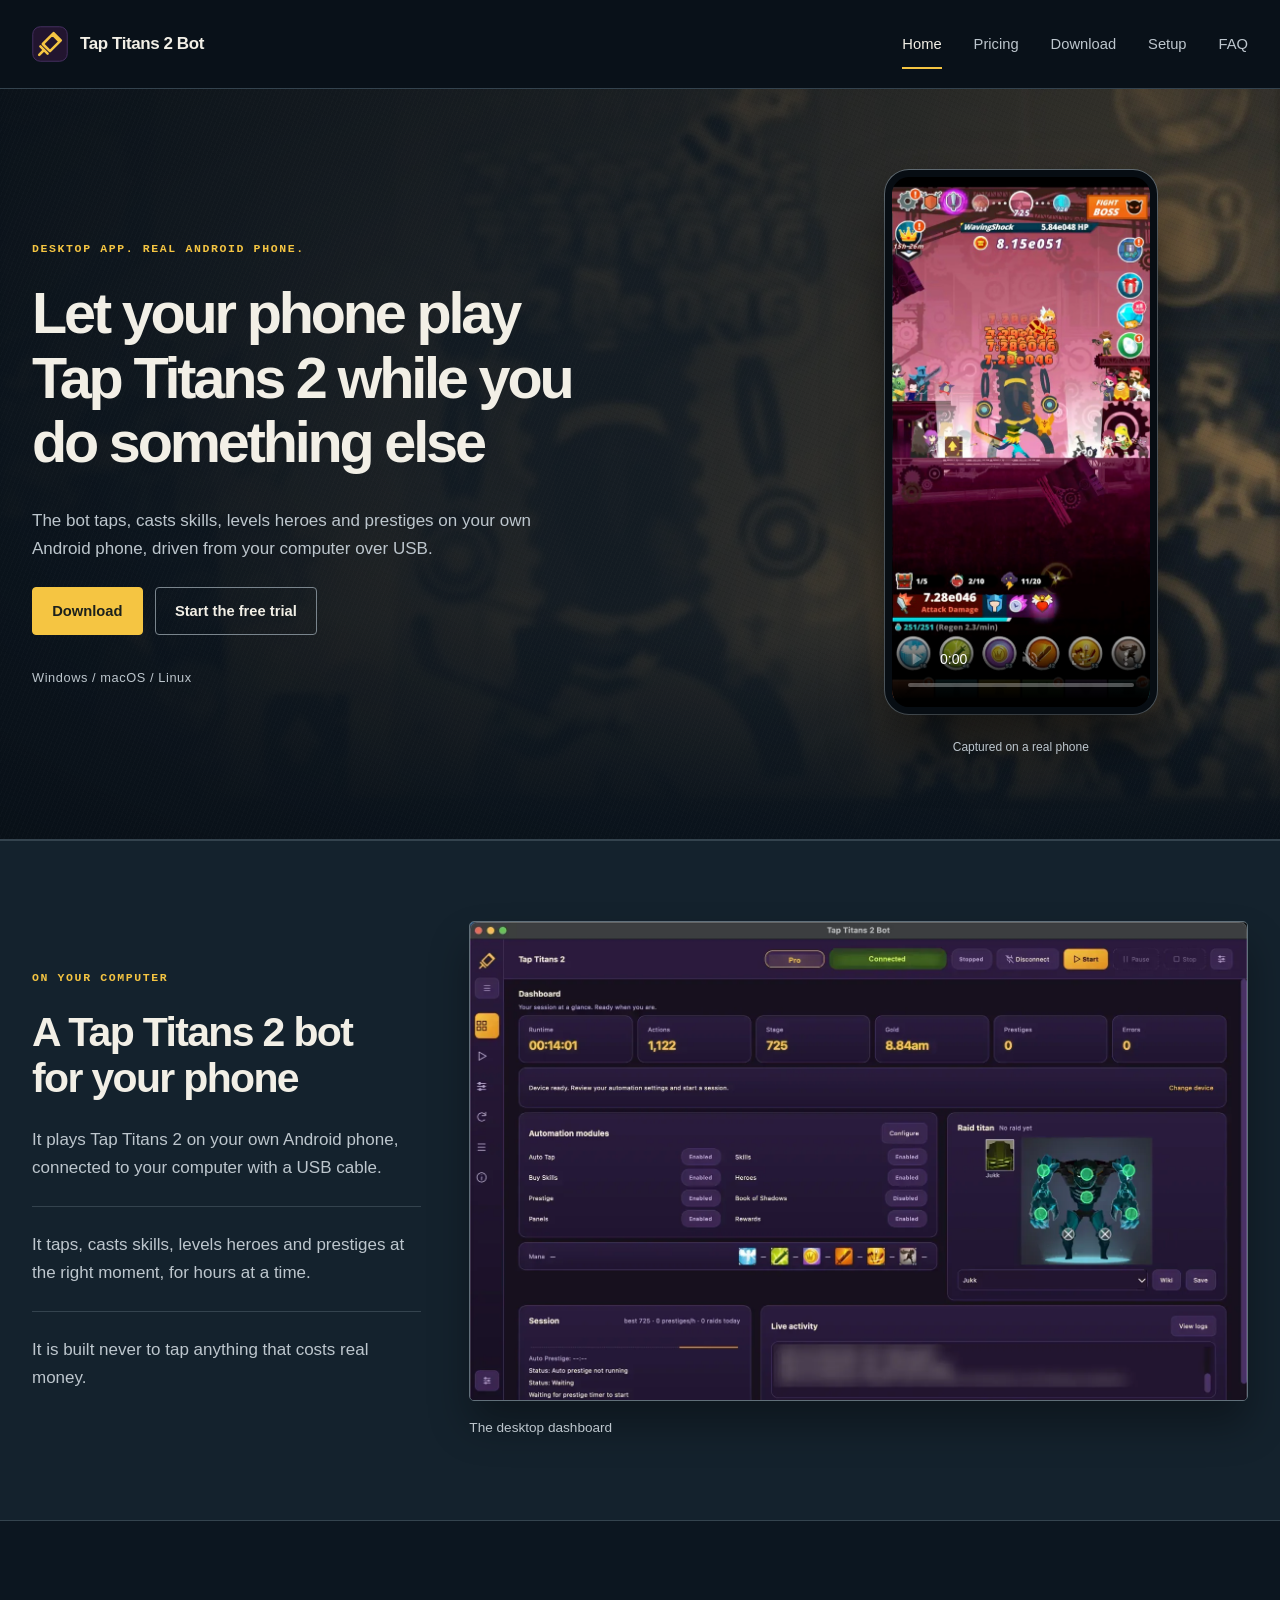
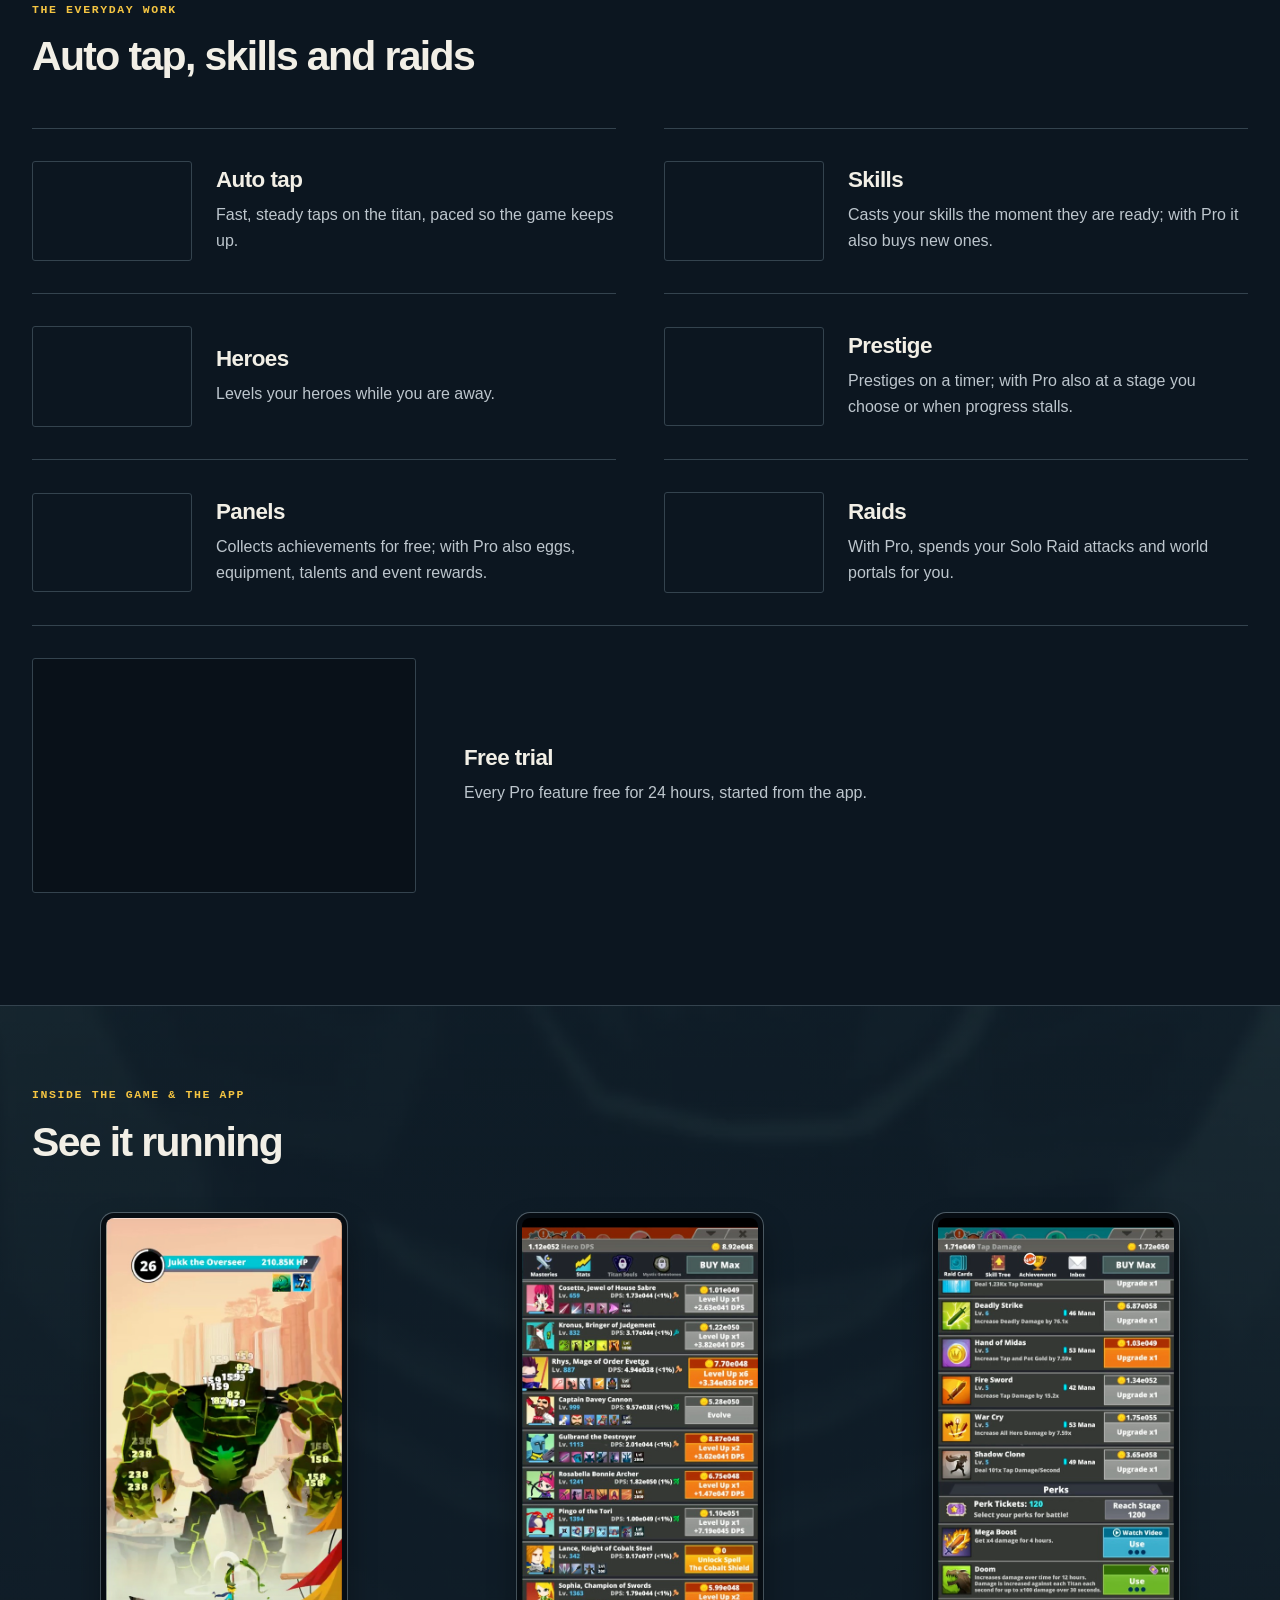
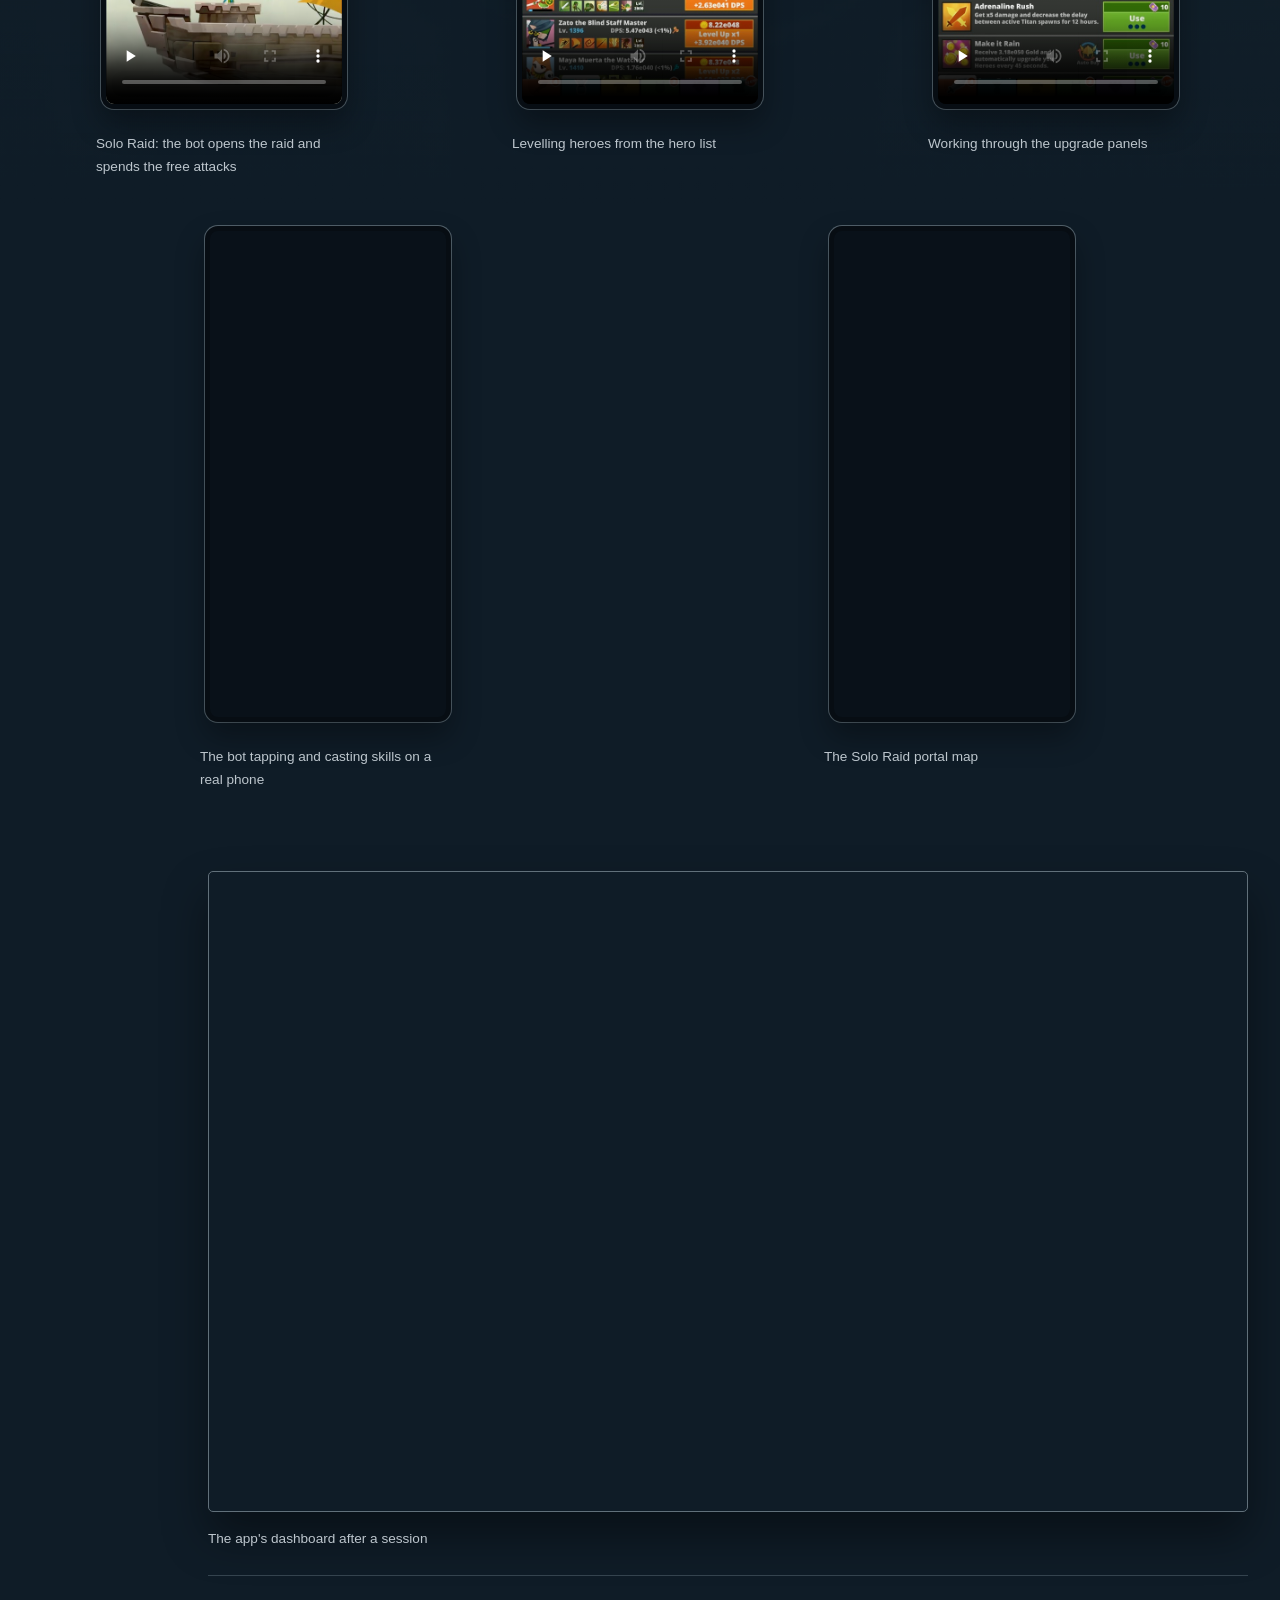
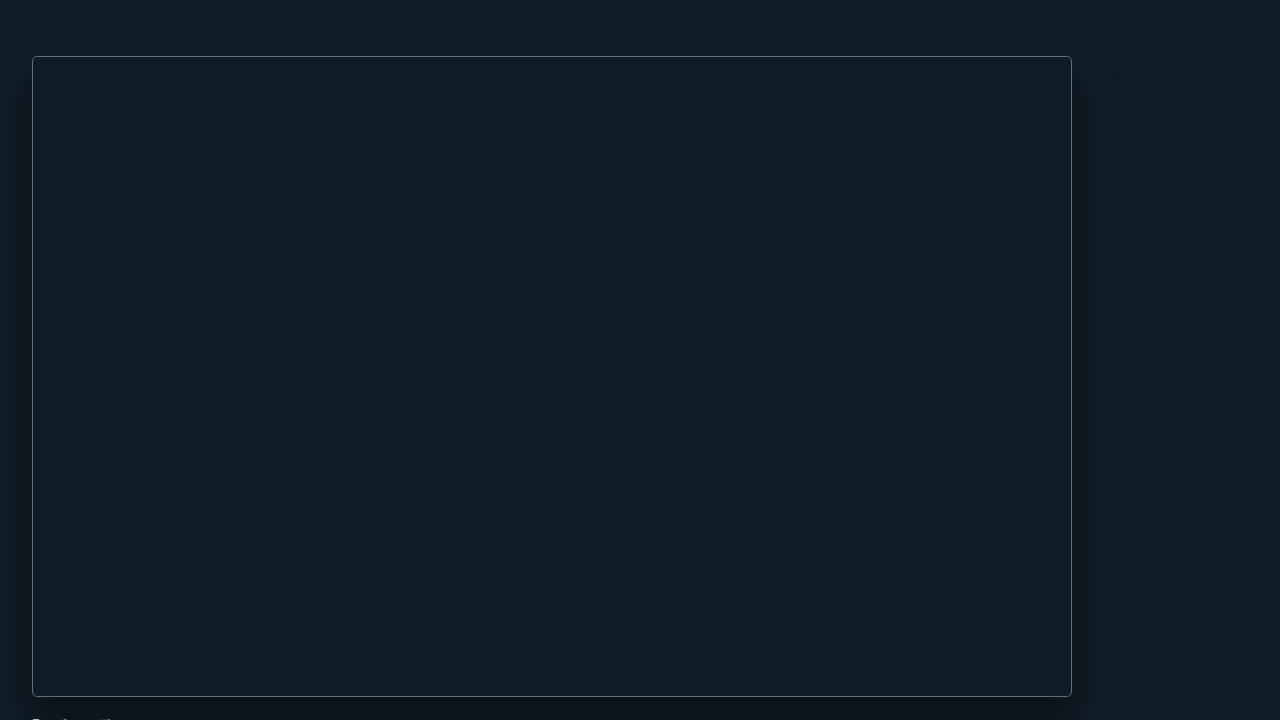
<file: index.html>
<!doctype html>
<html lang="en">
<head>
<meta charset="utf-8">
<meta name="viewport" content="width=device-width, initial-scale=1">
<meta http-equiv="Content-Security-Policy" content="default-src 'none'; script-src 'self'; style-src 'self'; img-src 'self'; media-src 'self'; connect-src 'self' https://api.github.com; base-uri 'none'; form-action 'none'">
<meta name="referrer" content="no-referrer">
<meta name="description" content="Tap Titans 2 bot and auto clicker for your Android phone. Auto tap, skills, heroes, prestige and raids, controlled from Windows, macOS and Linux.">
<title>Tap Titans 2 Bot</title>
<link rel="canonical" href="https://shadowstt.github.io/Tap-Titans2-Bot-Releases/">
<meta property="og:type" content="website">
<meta property="og:site_name" content="Tap Titans 2 Bot">
<meta property="og:title" content="Tap Titans 2 Bot">
<meta property="og:description" content="Tap Titans 2 bot and auto clicker for your Android phone. Auto tap, skills, heroes, prestige and raids, controlled from Windows, macOS and Linux.">
<meta property="og:url" content="https://shadowstt.github.io/Tap-Titans2-Bot-Releases/">
<meta property="og:image" content="https://shadowstt.github.io/Tap-Titans2-Bot-Releases/media/og-card.jpg">
<meta property="og:image:width" content="1200">
<meta property="og:image:height" content="630">
<meta property="og:image:alt" content="Tap Titans 2 Bot for Windows, macOS and Linux, with gameplay captured on an Android phone">
<meta name="twitter:card" content="summary_large_image">
<link rel="icon" href="icon.svg" type="image/svg+xml">
<link rel="stylesheet" href="styles.css">
<script type="module" src="site.js"></script>
</head>
<body>
<a class="skip" href="#main">Skip to the content</a>
<header class="site"><div class="wrap">
  <a class="brand" href="index.html"><img src="icon.svg" alt="Tap Titans 2 Bot logo" width="36" height="36"><span>Tap Titans 2 Bot</span></a>
  <nav class="site" aria-label="Site"><ul>
    <li><a href="index.html" aria-current="page">Home</a></li>
    <li><a href="pricing.html">Pricing</a></li>
    <li><a href="download.html">Download</a></li>
    <li><a href="setup.html">Setup</a></li>
    <li><a href="faq.html">FAQ</a></li>
  </ul></nav>
</div></header>
<main id="main" tabindex="-1">
<section class="hero-band" aria-labelledby="hero-title">
  <div class="wrap hero">
    <div class="hero-copy">
      <p class="eyebrow">Desktop app. Real Android phone.</p>
      <h1 id="hero-title">Let your phone play Tap Titans 2 while you do something else</h1>
      <p id="hero-text">The bot taps, casts skills, levels heroes and prestiges on your own Android phone, driven from your computer over USB.</p>
      <div class="actions">
        <a class="button primary" href="download.html">Download</a>
        <a class="button ghost" href="download.html#trial">Start the free trial</a>
      </div>
      <p class="hero-platforms">Windows / macOS / Linux</p>
    </div>
    <figure class="hero-media" id="hero-media" hidden>
      <video id="hero-video" muted loop playsinline controls preload="auto" aria-label="The bot playing Tap Titans 2 on a phone"></video>
      <figcaption>Captured on a real phone</figcaption>
    </figure>
  </div>
</section>
<section class="band panel-band" aria-labelledby="what-title">
  <div class="wrap product-intro">
    <div>
      <p class="eyebrow">On your computer</p>
      <h2 id="what-title">A Tap Titans 2 bot for your phone</h2>
      <ul class="plain-list">
        <li>It plays Tap Titans 2 on your own Android phone, connected to your computer with a USB cable.</li>
        <li>It taps, casts skills, levels heroes and prestiges at the right moment, for hours at a time.</li>
        <li>It is built never to tap anything that costs real money.</li>
      </ul>
    </div>
    <figure class="app-shot">
      <img src="media/app-dashboard.webp" alt="Tap Titans 2 Bot desktop dashboard showing a session and bot controls" width="1600" height="985" loading="lazy" decoding="async">
      <figcaption>The desktop dashboard</figcaption>
    </figure>
  </div>
</section>
<section class="wrap section" aria-labelledby="features-title">
  <div class="section-heading"><p class="eyebrow">The everyday work</p><h2 id="features-title">Auto tap, skills and raids</h2></div>
  <div class="features" id="features"><p class="fallback">The feature list could not be loaded. Every feature is compared on the <a href="pricing.html">pricing page</a>.</p></div>
</section>
<section class="band gallery-band" aria-labelledby="gallery-title">
  <div class="wrap">
    <div class="section-heading"><p class="eyebrow">Inside the game &amp; the app</p><h2 id="gallery-title">See it running</h2></div>
    <div class="gallery" id="gallery"><p class="fallback">Screenshots and videos are on their way.</p></div>
  </div>
</section>
<section class="wrap section how-section" aria-labelledby="how-title">
  <div><p class="eyebrow">From download to first tap</p><h2 id="how-title">How it works</h2></div>
  <ol class="steps">
    <li><h3>Install</h3><p>Download the app for Windows, macOS or Linux and install it.</p></li>
    <li><h3>Connect the phone</h3><p>Turn on USB debugging on your Android phone and plug it into the computer.</p></li>
    <li><h3>Start</h3><p>Open Tap Titans 2 on the phone and press Start in the app.</p></li>
  </ol>
</section>
<section class="band closing-band" aria-labelledby="cta-title">
  <div class="wrap closing">
    <div><p class="eyebrow">Your next session</p><h2 id="cta-title">Try it free</h2><p class="lead">Every Pro feature is free for 24 hours, once per computer. No account, no card.</p></div>
    <div class="actions"><a class="button primary" href="download.html">Download</a><a class="button ghost" href="pricing.html">See the plans</a></div>
  </div>
</section>
</main>

<footer class="site"><div class="wrap">
  <ul>
    <li><a href="index.html">Home</a></li>
    <li><a href="pricing.html">Pricing</a></li>
    <li><a href="download.html">Download</a></li>
    <li><a href="setup.html">Setup</a></li>
    <li><a href="faq.html">FAQ</a></li>
    <li><a href="https://github.com/ShadowsTT/Tap-Titans2-Bot-Releases/releases">All releases</a></li>
  </ul>
  <p>Tap Titans 2 Bot is an independent tool. It is not affiliated with, endorsed by or sponsored by Game Hive. Tap Titans 2 is a trademark of its owner.</p>
  <p>This site sets no cookies, has no analytics and collects nothing.</p>
</div></footer>
</body>
</html>
</file>
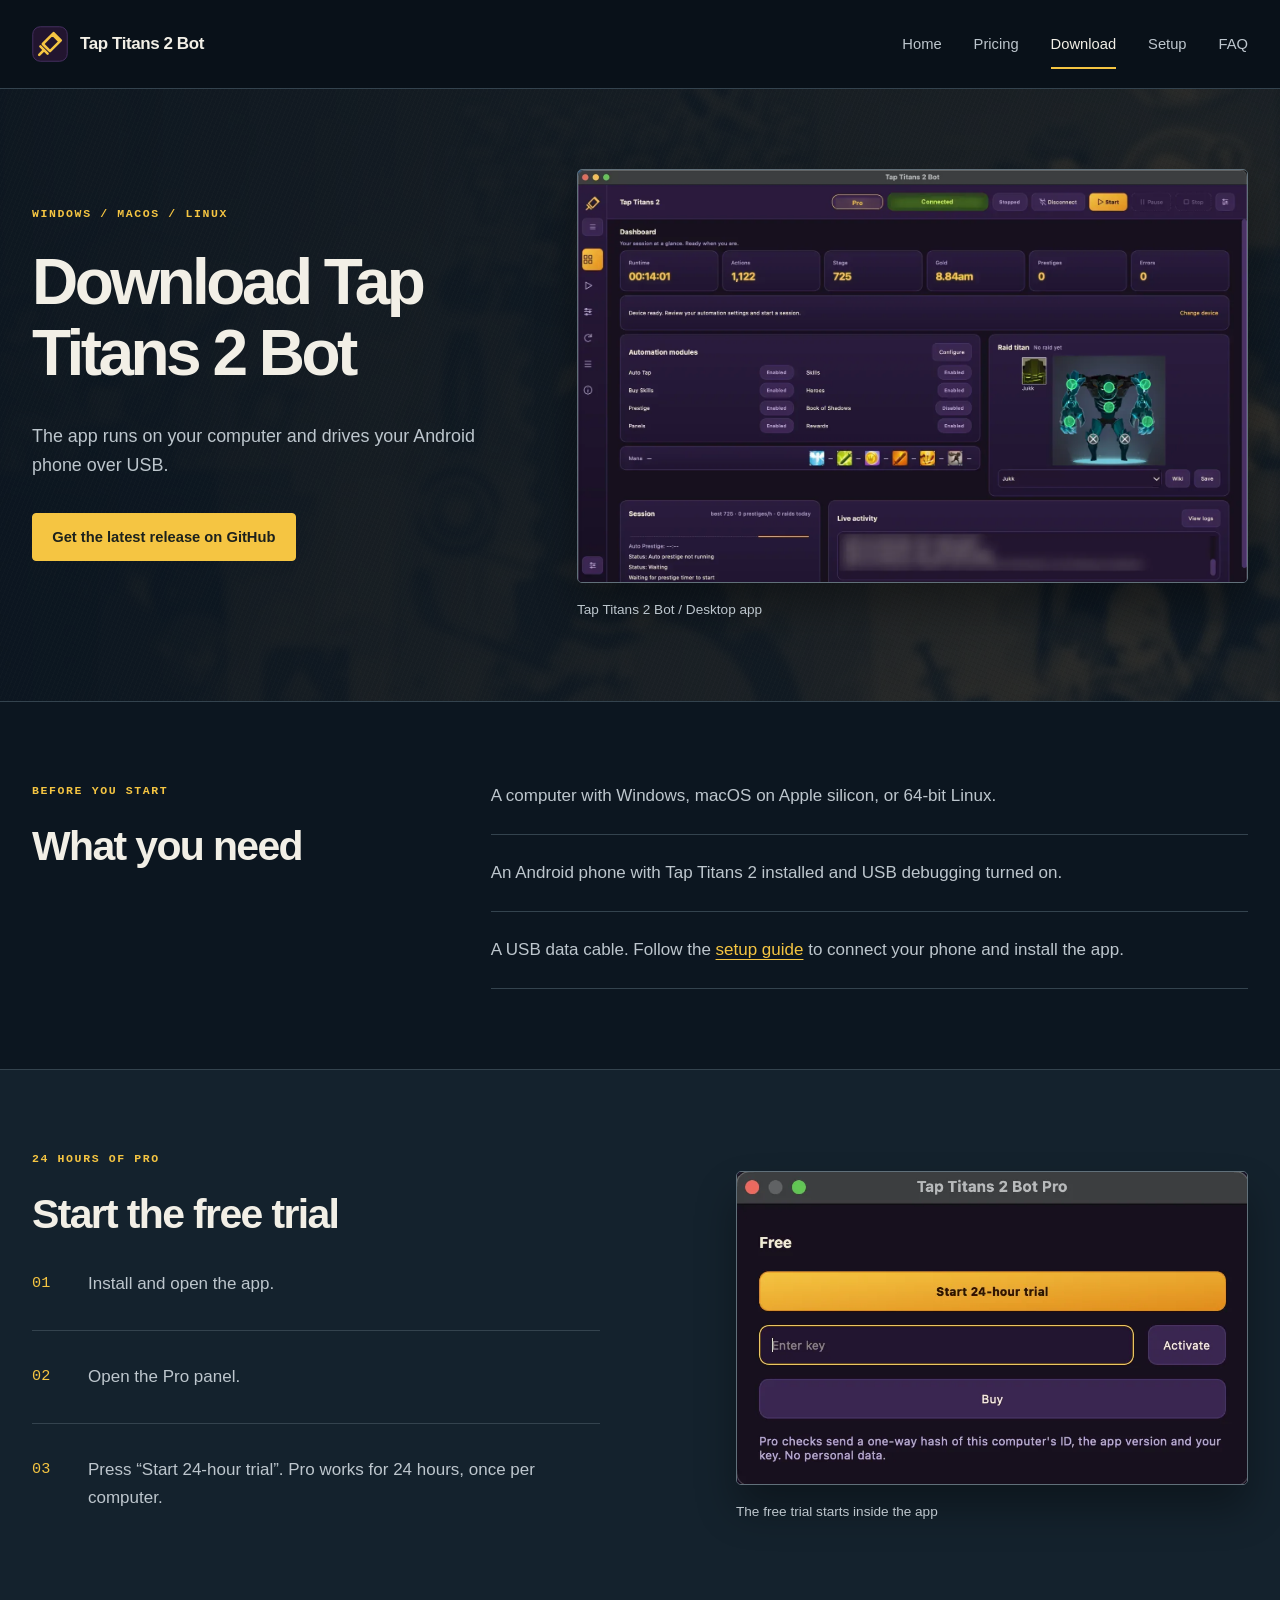
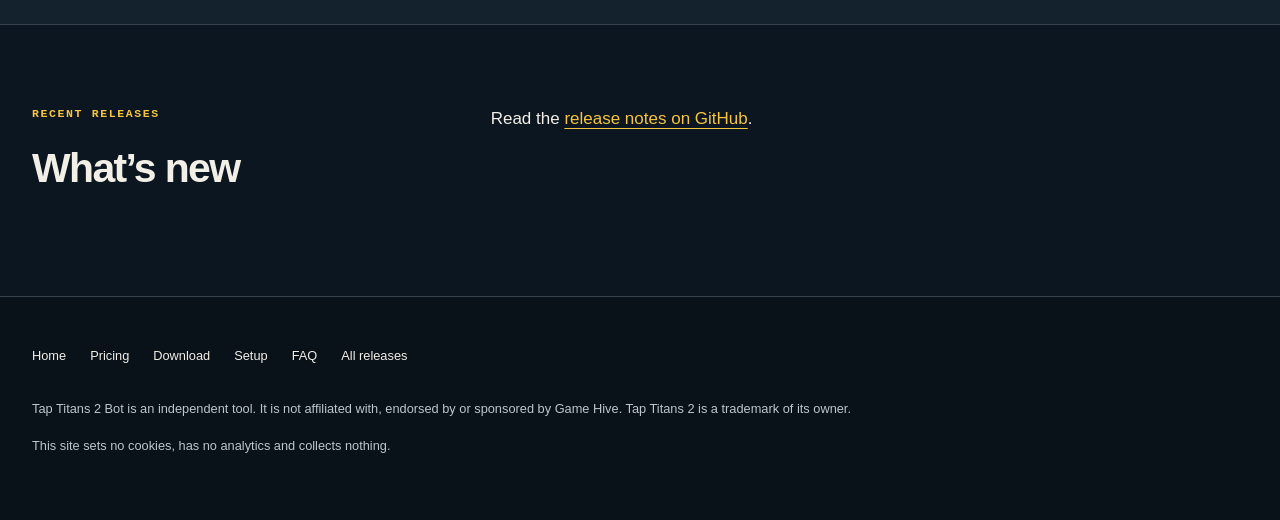
<file: download.html>
<!doctype html>
<html lang="en">
<head>
<meta charset="utf-8">
<meta name="viewport" content="width=device-width, initial-scale=1">
<meta http-equiv="Content-Security-Policy" content="default-src 'none'; script-src 'self'; style-src 'self'; img-src 'self'; media-src 'self'; connect-src 'self' https://api.github.com; base-uri 'none'; form-action 'none'">
<meta name="referrer" content="no-referrer">
<meta name="description" content="Download Tap Titans 2 Bot for Windows, macOS and Linux, and start the free trial.">
<title>Download · Tap Titans 2 Bot</title>
<link rel="canonical" href="https://shadowstt.github.io/Tap-Titans2-Bot-Releases/download.html">
<meta property="og:type" content="website">
<meta property="og:site_name" content="Tap Titans 2 Bot">
<meta property="og:title" content="Download · Tap Titans 2 Bot">
<meta property="og:description" content="Download Tap Titans 2 Bot for Windows, macOS and Linux, and start the free trial.">
<meta property="og:url" content="https://shadowstt.github.io/Tap-Titans2-Bot-Releases/download.html">
<meta property="og:image" content="https://shadowstt.github.io/Tap-Titans2-Bot-Releases/media/og-card.jpg">
<meta property="og:image:width" content="1200">
<meta property="og:image:height" content="630">
<meta property="og:image:alt" content="Tap Titans 2 Bot for Windows, macOS and Linux, with gameplay captured on an Android phone">
<meta name="twitter:card" content="summary_large_image">
<link rel="icon" href="icon.svg" type="image/svg+xml">
<link rel="stylesheet" href="styles.css">
<script type="module" src="site.js"></script>
</head>
<body>
<a class="skip" href="#main">Skip to the content</a>
<header class="site"><div class="wrap">
  <a class="brand" href="index.html"><img src="icon.svg" alt="Tap Titans 2 Bot logo" width="36" height="36"><span>Tap Titans 2 Bot</span></a>
  <nav class="site" aria-label="Site"><ul>
    <li><a href="index.html">Home</a></li>
    <li><a href="pricing.html">Pricing</a></li>
    <li><a href="download.html" aria-current="page">Download</a></li>
    <li><a href="setup.html">Setup</a></li>
    <li><a href="faq.html">FAQ</a></li>
  </ul></nav>
</div></header>
<main id="main" tabindex="-1">
<section class="page-masthead download-masthead" aria-labelledby="download-title">
  <div class="wrap download-layout">
    <div>
      <p class="eyebrow">Windows / macOS / Linux</p>
      <h1 id="download-title">Download Tap Titans 2 Bot</h1>
      <p class="lead">The app runs on your computer and drives your Android phone over USB.</p>
      <div id="downloads"><p><a class="button primary" href="https://github.com/ShadowsTT/Tap-Titans2-Bot-Releases/releases/latest">Get the latest release on GitHub</a></p></div>
    </div>
    <figure class="app-shot">
      <img src="media/app-dashboard.webp" alt="The desktop app's session dashboard, controls and live phone view" width="1600" height="985" decoding="async">
      <figcaption>Tap Titans 2 Bot / Desktop app</figcaption>
    </figure>
  </div>
</section>
<section class="wrap section requirements-layout" aria-labelledby="needs-title">
  <div><p class="eyebrow">Before you start</p><h2 id="needs-title">What you need</h2></div>
  <ul class="requirements">
    <li>A computer with Windows, macOS on Apple silicon, or 64-bit Linux.</li>
    <li>An Android phone with Tap Titans 2 installed and USB debugging turned on.</li>
    <li>A USB data cable. Follow the <a href="setup.html">setup guide</a> to connect your phone and install the app.</li>
  </ul>
</section>
<section class="band panel-band" id="trial" aria-labelledby="trial-title">
  <div class="wrap trial-layout">
    <div>
      <p class="eyebrow">24 hours of Pro</p>
      <h2 id="trial-title">Start the free trial</h2>
      <ol class="steps compact-steps">
        <li>Install and open the app.</li>
        <li>Open the Pro panel.</li>
        <li>Press “Start 24-hour trial”. Pro works for 24 hours, once per computer.</li>
      </ol>
    </div>
    <figure class="app-shot"><img src="media/app-pro.webp" alt="The Pro panel with the Start 24-hour trial button" width="874" height="534" loading="lazy" decoding="async"><figcaption>The free trial starts inside the app</figcaption></figure>
  </div>
</section>
<section class="wrap section faq-layout" aria-labelledby="news-title">
  <div><p class="eyebrow">Recent releases</p><h2 id="news-title">What’s new</h2></div>
  <div id="release-notes"><p>Read the <a href="https://github.com/ShadowsTT/Tap-Titans2-Bot-Releases/releases">release notes on GitHub</a>.</p></div>
</section>
</main>


<footer class="site"><div class="wrap">
  <ul>
    <li><a href="index.html">Home</a></li>
    <li><a href="pricing.html">Pricing</a></li>
    <li><a href="download.html">Download</a></li>
    <li><a href="setup.html">Setup</a></li>
    <li><a href="faq.html">FAQ</a></li>
    <li><a href="https://github.com/ShadowsTT/Tap-Titans2-Bot-Releases/releases">All releases</a></li>
  </ul>
  <p>Tap Titans 2 Bot is an independent tool. It is not affiliated with, endorsed by or sponsored by Game Hive. Tap Titans 2 is a trademark of its owner.</p>
  <p>This site sets no cookies, has no analytics and collects nothing.</p>
</div></footer>
</body>
</html>
</file>
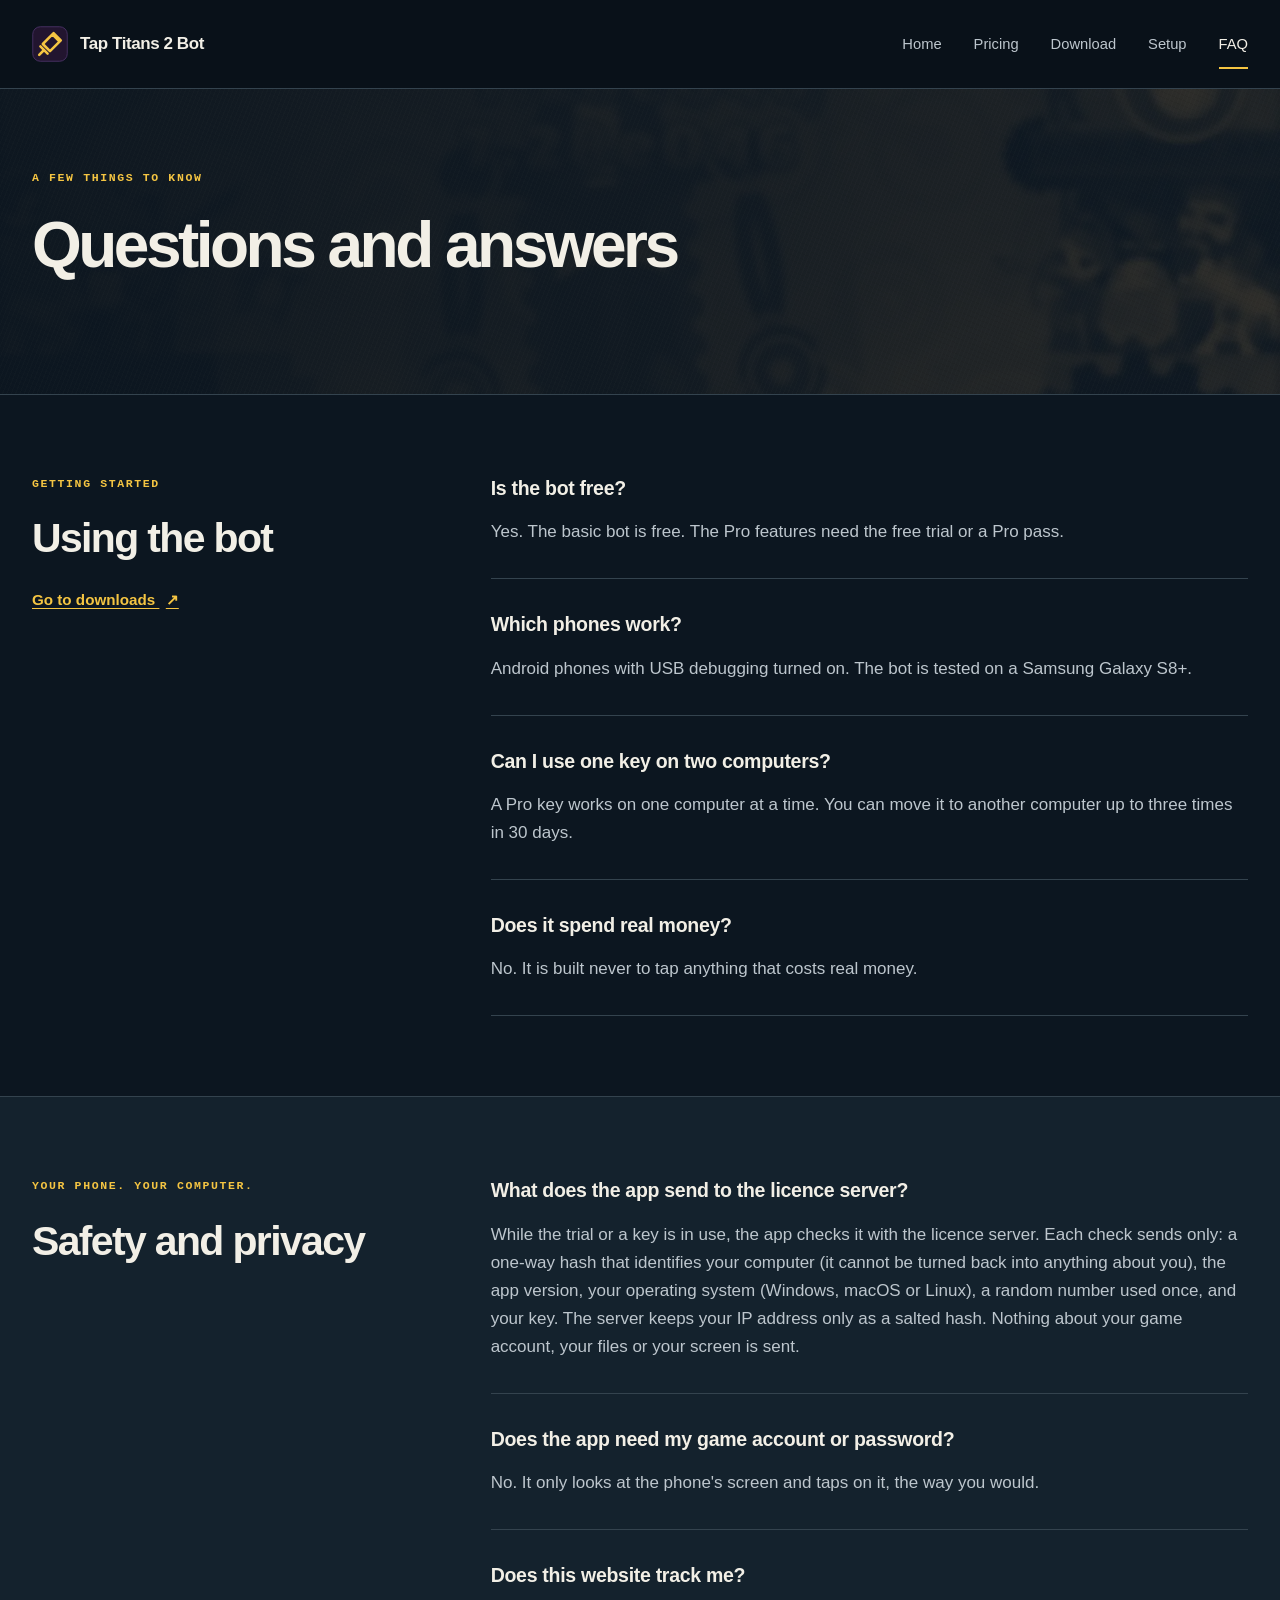
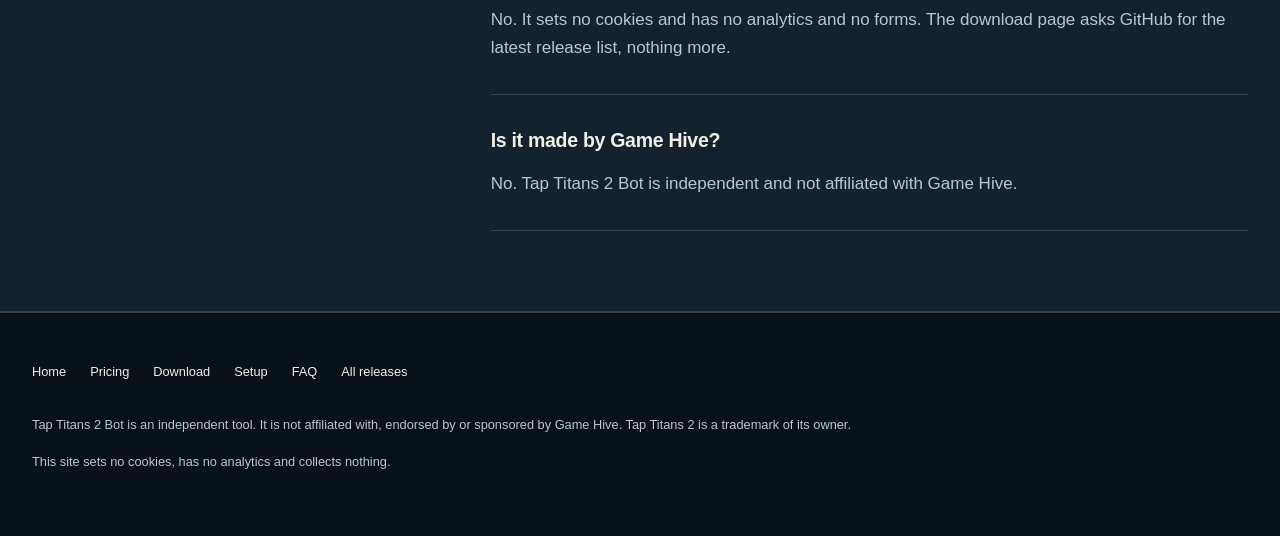
<file: faq.html>
<!doctype html>
<html lang="en">
<head>
<meta charset="utf-8">
<meta name="viewport" content="width=device-width, initial-scale=1">
<meta http-equiv="Content-Security-Policy" content="default-src 'none'; script-src 'self'; style-src 'self'; img-src 'self'; media-src 'self'; connect-src 'self' https://api.github.com; base-uri 'none'; form-action 'none'">
<meta name="referrer" content="no-referrer">
<meta name="description" content="Questions and answers about Tap Titans 2 Bot, its safety and what it sends.">
<title>FAQ · Tap Titans 2 Bot</title>
<link rel="canonical" href="https://shadowstt.github.io/Tap-Titans2-Bot-Releases/faq.html">
<meta property="og:type" content="website">
<meta property="og:site_name" content="Tap Titans 2 Bot">
<meta property="og:title" content="FAQ · Tap Titans 2 Bot">
<meta property="og:description" content="Questions and answers about Tap Titans 2 Bot, its safety and what it sends.">
<meta property="og:url" content="https://shadowstt.github.io/Tap-Titans2-Bot-Releases/faq.html">
<meta property="og:image" content="https://shadowstt.github.io/Tap-Titans2-Bot-Releases/media/og-card.jpg">
<meta property="og:image:width" content="1200">
<meta property="og:image:height" content="630">
<meta property="og:image:alt" content="Tap Titans 2 Bot for Windows, macOS and Linux, with gameplay captured on an Android phone">
<meta name="twitter:card" content="summary_large_image">
<link rel="icon" href="icon.svg" type="image/svg+xml">
<link rel="stylesheet" href="styles.css">
<script type="module" src="site.js"></script>
</head>
<body>
<a class="skip" href="#main">Skip to the content</a>
<header class="site"><div class="wrap">
  <a class="brand" href="index.html"><img src="icon.svg" alt="Tap Titans 2 Bot logo" width="36" height="36"><span>Tap Titans 2 Bot</span></a>
  <nav class="site" aria-label="Site"><ul>
    <li><a href="index.html">Home</a></li>
    <li><a href="pricing.html">Pricing</a></li>
    <li><a href="download.html">Download</a></li>
    <li><a href="setup.html">Setup</a></li>
    <li><a href="faq.html" aria-current="page">FAQ</a></li>
  </ul></nav>
</div></header>
<main id="main" tabindex="-1">
<section class="page-masthead" aria-labelledby="faq-title"><div class="wrap">
  <p class="eyebrow">A few things to know</p>
  <h1 id="faq-title">Questions and answers</h1>
</div></section>
<section class="wrap section faq-layout" aria-labelledby="using-title">
  <div><p class="eyebrow">Getting started</p><h2 id="using-title">Using the bot</h2><a class="text-link" href="download.html">Go to downloads <span aria-hidden="true">↗</span></a></div>
  <dl class="faq" id="faq"><dt>Where are the answers?</dt><dd>They could not be loaded. The safety and privacy answers below are always here.</dd></dl>
</section>
<section class="band panel-band" aria-labelledby="safety-title"><div class="wrap faq-layout">
  <div><p class="eyebrow">Your phone. Your computer.</p><h2 id="safety-title">Safety and privacy</h2></div>
  <dl class="faq">
    <dt>What does the app send to the licence server?</dt>
    <dd>While the trial or a key is in use, the app checks it with the licence server. Each check sends only: a one-way hash that identifies your computer (it cannot be turned back into anything about you), the app version, your operating system (Windows, macOS or Linux), a random number used once, and your key. The server keeps your IP address only as a salted hash. Nothing about your game account, your files or your screen is sent.</dd>
    <dt>Does the app need my game account or password?</dt>
    <dd>No. It only looks at the phone's screen and taps on it, the way you would.</dd>
    <dt>Does this website track me?</dt>
    <dd>No. It sets no cookies and has no analytics and no forms. The download page asks GitHub for the latest release list, nothing more.</dd>
    <dt>Is it made by Game Hive?</dt>
    <dd>No. Tap Titans 2 Bot is independent and not affiliated with Game Hive.</dd>
  </dl>
</div></section>
</main>

<footer class="site"><div class="wrap">
  <ul>
    <li><a href="index.html">Home</a></li>
    <li><a href="pricing.html">Pricing</a></li>
    <li><a href="download.html">Download</a></li>
    <li><a href="setup.html">Setup</a></li>
    <li><a href="faq.html">FAQ</a></li>
    <li><a href="https://github.com/ShadowsTT/Tap-Titans2-Bot-Releases/releases">All releases</a></li>
  </ul>
  <p>Tap Titans 2 Bot is an independent tool. It is not affiliated with, endorsed by or sponsored by Game Hive. Tap Titans 2 is a trademark of its owner.</p>
  <p>This site sets no cookies, has no analytics and collects nothing.</p>
</div></footer>
</body>
</html>
</file>
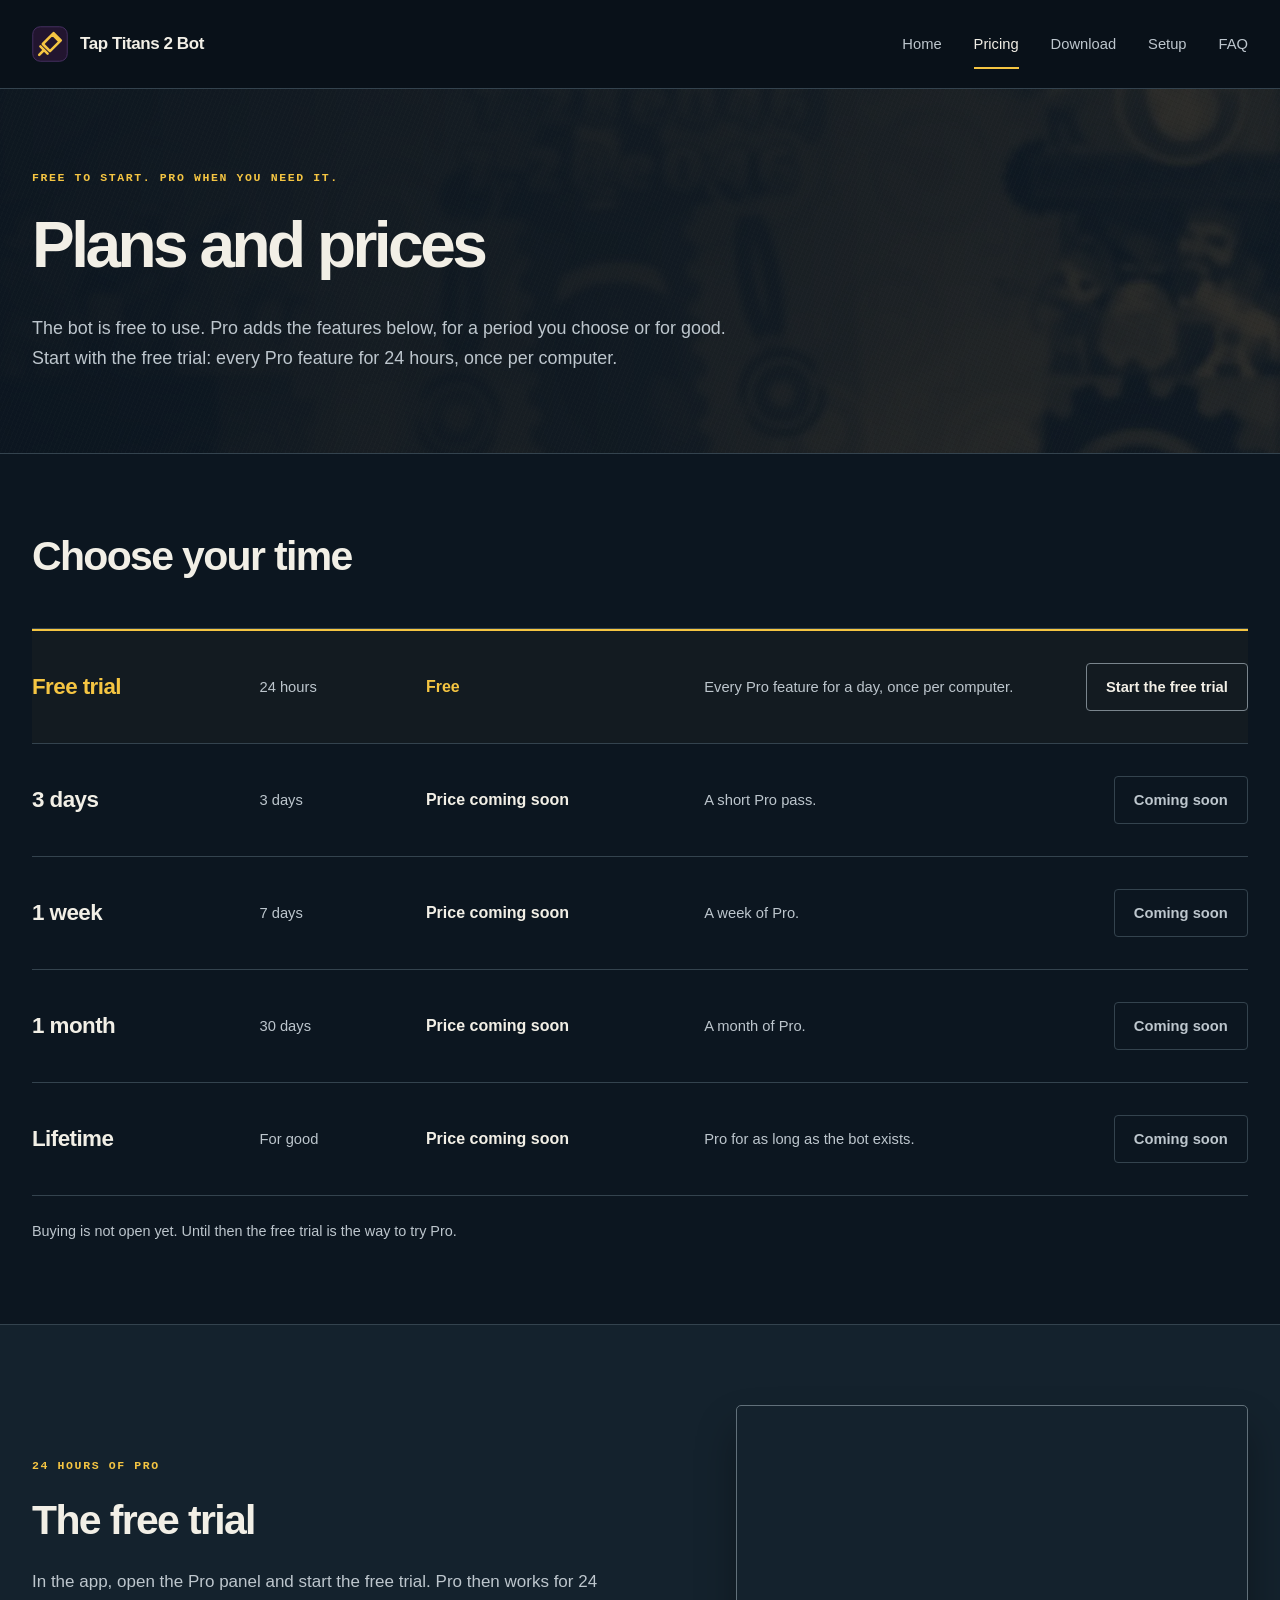
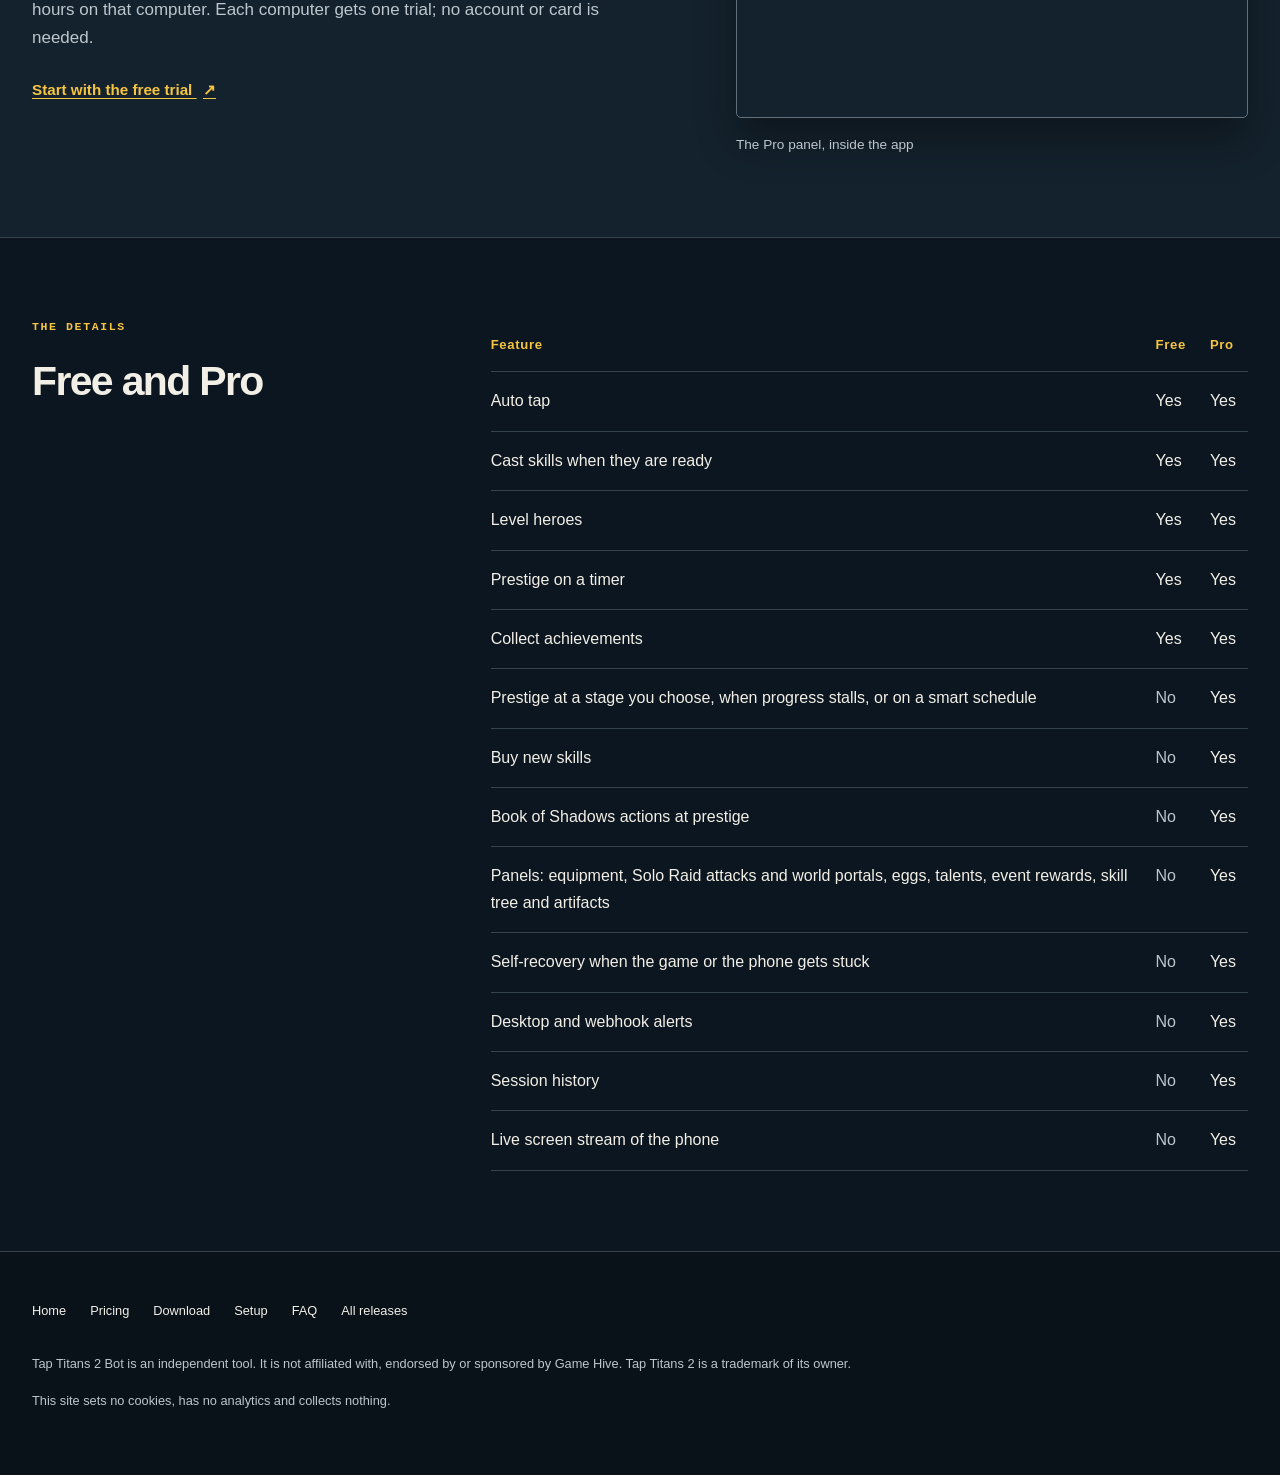
<file: pricing.html>
<!doctype html>
<html lang="en">
<head>
<meta charset="utf-8">
<meta name="viewport" content="width=device-width, initial-scale=1">
<meta http-equiv="Content-Security-Policy" content="default-src 'none'; script-src 'self'; style-src 'self'; img-src 'self'; media-src 'self'; connect-src 'self' https://api.github.com; base-uri 'none'; form-action 'none'">
<meta name="referrer" content="no-referrer">
<meta name="description" content="Plans and prices for Tap Titans 2 Bot Pro, the free trial, and what Pro adds.">
<title>Pricing · Tap Titans 2 Bot</title>
<link rel="canonical" href="https://shadowstt.github.io/Tap-Titans2-Bot-Releases/pricing.html">
<meta property="og:type" content="website">
<meta property="og:site_name" content="Tap Titans 2 Bot">
<meta property="og:title" content="Pricing · Tap Titans 2 Bot">
<meta property="og:description" content="Plans and prices for Tap Titans 2 Bot Pro, the free trial, and what Pro adds.">
<meta property="og:url" content="https://shadowstt.github.io/Tap-Titans2-Bot-Releases/pricing.html">
<meta property="og:image" content="https://shadowstt.github.io/Tap-Titans2-Bot-Releases/media/og-card.jpg">
<meta property="og:image:width" content="1200">
<meta property="og:image:height" content="630">
<meta property="og:image:alt" content="Tap Titans 2 Bot for Windows, macOS and Linux, with gameplay captured on an Android phone">
<meta name="twitter:card" content="summary_large_image">
<link rel="icon" href="icon.svg" type="image/svg+xml">
<link rel="stylesheet" href="styles.css">
<script type="module" src="site.js"></script>
</head>
<body>
<a class="skip" href="#main">Skip to the content</a>
<header class="site"><div class="wrap">
  <a class="brand" href="index.html"><img src="icon.svg" alt="Tap Titans 2 Bot logo" width="36" height="36"><span>Tap Titans 2 Bot</span></a>
  <nav class="site" aria-label="Site"><ul>
    <li><a href="index.html">Home</a></li>
    <li><a href="pricing.html" aria-current="page">Pricing</a></li>
    <li><a href="download.html">Download</a></li>
    <li><a href="setup.html">Setup</a></li>
    <li><a href="faq.html">FAQ</a></li>
  </ul></nav>
</div></header>
<main id="main" tabindex="-1">
<section class="page-masthead" aria-labelledby="pricing-title"><div class="wrap">
  <p class="eyebrow">Free to start. Pro when you need it.</p>
  <h1 id="pricing-title">Plans and prices</h1>
  <p class="lead">The bot is free to use. Pro adds the features below, for a period you choose or for good. Start with the free trial: every Pro feature for 24 hours, once per computer.</p>
</div></section>
<section class="wrap section" aria-labelledby="plans-title">
  <h2 id="plans-title">Choose your time</h2>
  <div class="plans" id="plans"><p class="fallback">The plans could not be loaded. Prices are coming soon; the free trial is in the app.</p></div>
  <p class="lead" id="buy-note">Buying is not open yet. Until then the free trial is the way to try Pro.</p>
</section>
<section class="band panel-band" aria-labelledby="trial-title"><div class="wrap trial-layout"><div>
  <p class="eyebrow">24 hours of Pro</p>
  <h2 id="trial-title">The free trial</h2>
  <p>In the app, open the Pro panel and start the free trial. Pro then works for 24 hours on that computer. Each computer gets one trial; no account or card is needed.</p>
  <a class="text-link" href="download.html#trial">Start with the free trial <span aria-hidden="true">↗</span></a>
  </div><figure class="app-shot"><img src="media/app-pro.webp" alt="The Pro panel with the Start 24-hour trial button" width="874" height="534" loading="lazy" decoding="async"><figcaption>The Pro panel, inside the app</figcaption></figure>
</div></section>
<section class="wrap section compare-layout" aria-labelledby="compare-title">
  <div><p class="eyebrow">The details</p><h2 id="compare-title">Free and Pro</h2></div>
  <div class="scroll" role="region" tabindex="0" aria-label="Free and Pro feature comparison table, scrolls sideways on narrow screens"><table class="compare">
    <thead><tr><th scope="col">Feature</th><th scope="col">Free</th><th scope="col">Pro</th></tr></thead>
    <tbody>
      <tr><th scope="row">Auto tap</th><td class="yes">Yes</td><td class="yes">Yes</td></tr>
      <tr><th scope="row">Cast skills when they are ready</th><td class="yes">Yes</td><td class="yes">Yes</td></tr>
      <tr><th scope="row">Level heroes</th><td class="yes">Yes</td><td class="yes">Yes</td></tr>
      <tr><th scope="row">Prestige on a timer</th><td class="yes">Yes</td><td class="yes">Yes</td></tr>
      <tr><th scope="row">Collect achievements</th><td class="yes">Yes</td><td class="yes">Yes</td></tr>
      <tr data-features="prestige.stage_threshold prestige.stall prestige.dynamic_scheduling"><th scope="row">Prestige at a stage you choose, when progress stalls, or on a smart schedule</th><td class="no">No</td><td class="yes">Yes</td></tr>
      <tr data-features="auto_buy_skills"><th scope="row">Buy new skills</th><td class="no">No</td><td class="yes">Yes</td></tr>
      <tr data-features="book_of_shadows"><th scope="row">Book of Shadows actions at prestige</th><td class="no">No</td><td class="yes">Yes</td></tr>
      <tr data-features="panels.equipment panels.solo_raid panels.raid_world panels.eggs panels.talents panels.event_rewards panels.skill_tree panels.artifacts"><th scope="row">Panels: equipment, Solo Raid attacks and world portals, eggs, talents, event rewards, skill tree and artifacts</th><td class="no">No</td><td class="yes">Yes</td></tr>
      <tr data-features="recovery"><th scope="row">Self-recovery when the game or the phone gets stuck</th><td class="no">No</td><td class="yes">Yes</td></tr>
      <tr data-features="alerts"><th scope="row">Desktop and webhook alerts</th><td class="no">No</td><td class="yes">Yes</td></tr>
      <tr data-features="session_history"><th scope="row">Session history</th><td class="no">No</td><td class="yes">Yes</td></tr>
      <tr data-features="screen_stream"><th scope="row">Live screen stream of the phone</th><td class="no">No</td><td class="yes">Yes</td></tr>
    </tbody>
  </table></div>
</section>
</main>

<footer class="site"><div class="wrap">
  <ul>
    <li><a href="index.html">Home</a></li>
    <li><a href="pricing.html">Pricing</a></li>
    <li><a href="download.html">Download</a></li>
    <li><a href="setup.html">Setup</a></li>
    <li><a href="faq.html">FAQ</a></li>
    <li><a href="https://github.com/ShadowsTT/Tap-Titans2-Bot-Releases/releases">All releases</a></li>
  </ul>
  <p>Tap Titans 2 Bot is an independent tool. It is not affiliated with, endorsed by or sponsored by Game Hive. Tap Titans 2 is a trademark of its owner.</p>
  <p>This site sets no cookies, has no analytics and collects nothing.</p>
</div></footer>
</body>
</html>
</file>
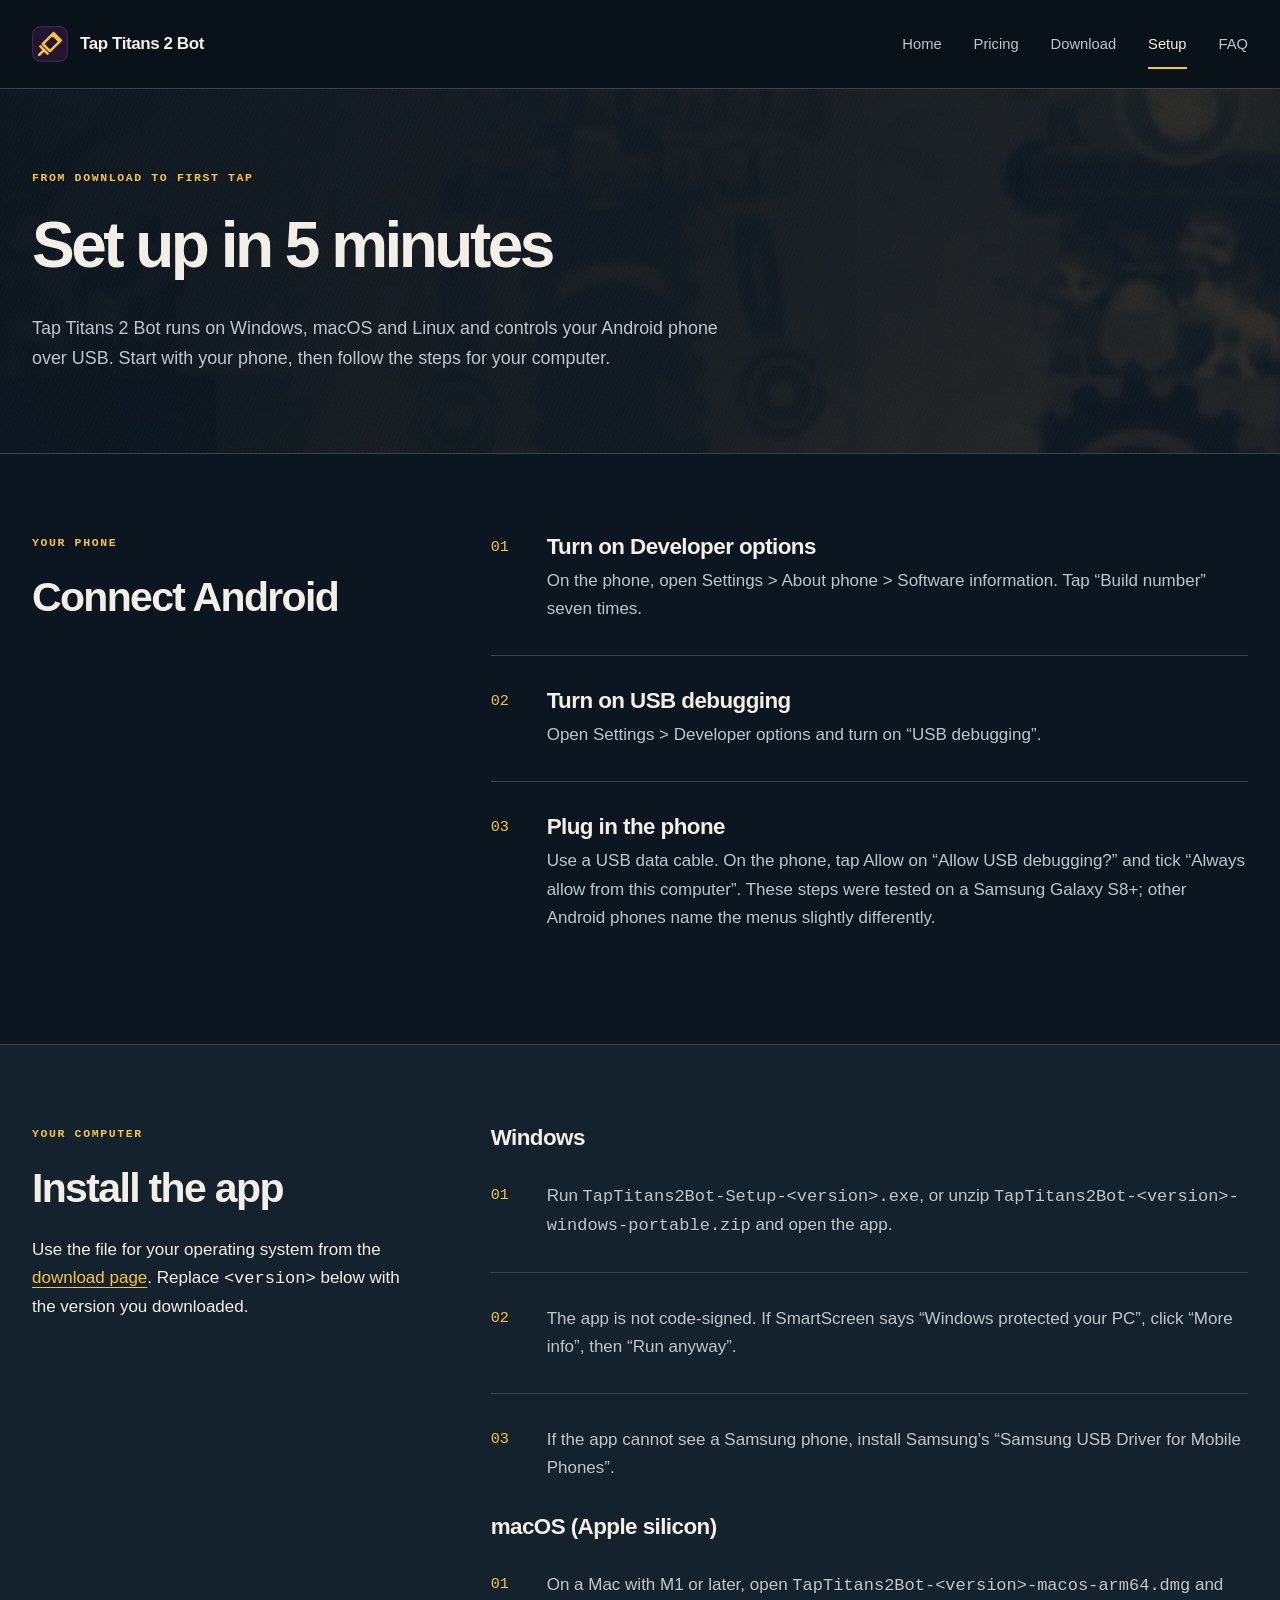
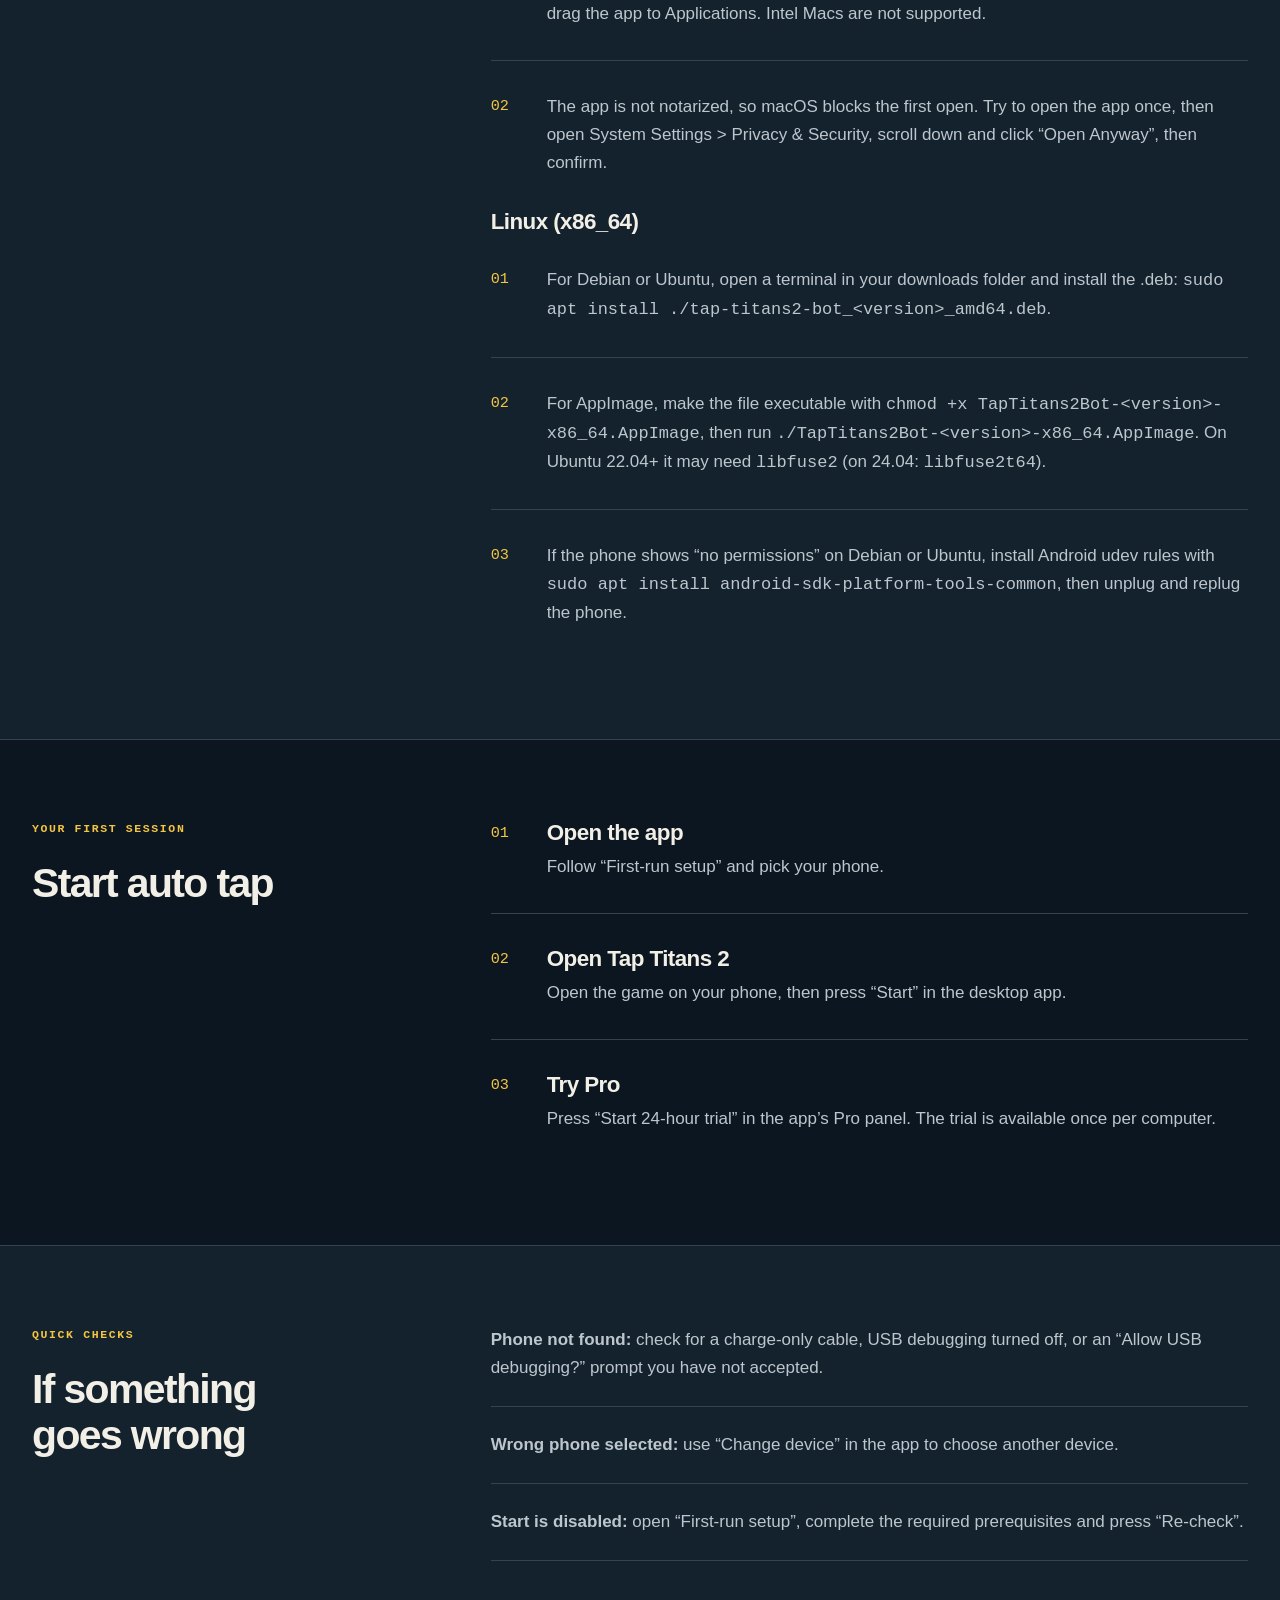
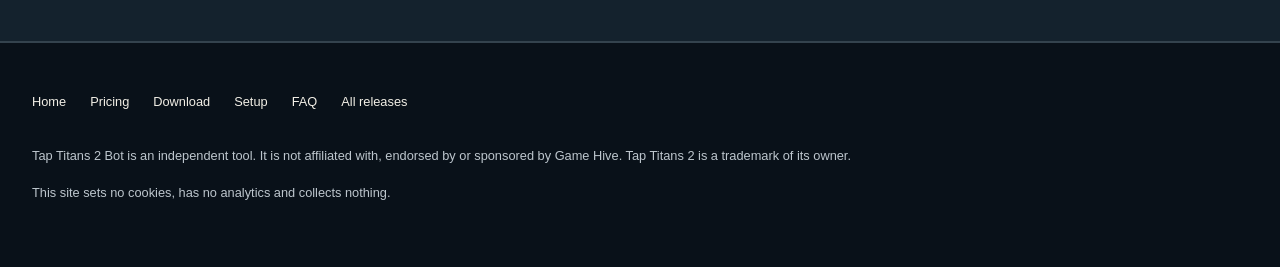
<file: setup.html>
<!doctype html>
<html lang="en">
<head>
<meta charset="utf-8">
<meta name="viewport" content="width=device-width, initial-scale=1">
<meta http-equiv="Content-Security-Policy" content="default-src 'none'; script-src 'self'; style-src 'self'; img-src 'self'; media-src 'self'; connect-src 'self' https://api.github.com; base-uri 'none'; form-action 'none'">
<meta name="referrer" content="no-referrer">
<meta name="description" content="Set up Tap Titans 2 Bot on Windows, macOS and Linux. Connect your Android phone over USB and start auto tap in a few steps.">
<title>Set up in 5 minutes · Tap Titans 2 Bot</title>
<link rel="canonical" href="https://shadowstt.github.io/Tap-Titans2-Bot-Releases/setup.html">
<meta property="og:type" content="website">
<meta property="og:site_name" content="Tap Titans 2 Bot">
<meta property="og:title" content="Set up in 5 minutes · Tap Titans 2 Bot">
<meta property="og:description" content="Set up Tap Titans 2 Bot on Windows, macOS and Linux. Connect your Android phone over USB and start auto tap in a few steps.">
<meta property="og:url" content="https://shadowstt.github.io/Tap-Titans2-Bot-Releases/setup.html">
<meta property="og:image" content="https://shadowstt.github.io/Tap-Titans2-Bot-Releases/media/og-card.jpg">
<meta property="og:image:width" content="1200">
<meta property="og:image:height" content="630">
<meta property="og:image:alt" content="Tap Titans 2 Bot for Windows, macOS and Linux, with gameplay captured on an Android phone">
<meta name="twitter:card" content="summary_large_image">
<link rel="icon" href="icon.svg" type="image/svg+xml">
<link rel="stylesheet" href="styles.css">
<script type="module" src="site.js"></script>
</head>
<body>
<a class="skip" href="#main">Skip to the content</a>
<header class="site"><div class="wrap">
  <a class="brand" href="index.html"><img src="icon.svg" alt="Tap Titans 2 Bot logo" width="36" height="36"><span>Tap Titans 2 Bot</span></a>
  <nav class="site" aria-label="Site"><ul>
    <li><a href="index.html">Home</a></li>
    <li><a href="pricing.html">Pricing</a></li>
    <li><a href="download.html">Download</a></li>
    <li><a href="setup.html" aria-current="page">Setup</a></li>
    <li><a href="faq.html">FAQ</a></li>
  </ul></nav>
</div></header>
<main id="main" tabindex="-1">
<section class="page-masthead" aria-labelledby="setup-title"><div class="wrap">
  <p class="eyebrow">From download to first tap</p>
  <h1 id="setup-title">Set up in 5 minutes</h1>
  <p class="lead">Tap Titans 2 Bot runs on Windows, macOS and Linux and controls your Android phone over USB. Start with your phone, then follow the steps for your computer.</p>
</div></section>
<section class="wrap section how-section" aria-labelledby="phone-title">
  <div><p class="eyebrow">Your phone</p><h2 id="phone-title">Connect Android</h2></div>
  <ol class="steps">
    <li><h3>Turn on Developer options</h3><p>On the phone, open Settings &gt; About phone &gt; Software information. Tap “Build number” seven times.</p></li>
    <li><h3>Turn on USB debugging</h3><p>Open Settings &gt; Developer options and turn on “USB debugging”.</p></li>
    <li><h3>Plug in the phone</h3><p>Use a USB data cable. On the phone, tap Allow on “Allow USB debugging?” and tick “Always allow from this computer”. These steps were tested on a Samsung Galaxy S8+; other Android phones name the menus slightly differently.</p></li>
  </ol>
</section>
<section class="band panel-band" aria-labelledby="install-title"><div class="wrap how-section">
  <div><p class="eyebrow">Your computer</p><h2 id="install-title">Install the app</h2><p>Use the file for your operating system from the <a href="download.html">download page</a>. Replace <code>&lt;version&gt;</code> below with the version you downloaded.</p></div>
  <div>
    <h3 id="windows">Windows</h3>
    <ol class="steps compact-steps">
      <li><p>Run <code>TapTitans2Bot-Setup-&lt;version&gt;.exe</code>, or unzip <code>TapTitans2Bot-&lt;version&gt;-windows-portable.zip</code> and open the app.</p></li>
      <li><p>The app is not code-signed. If SmartScreen says “Windows protected your PC”, click “More info”, then “Run anyway”.</p></li>
      <li><p>If the app cannot see a Samsung phone, install Samsung’s “Samsung USB Driver for Mobile Phones”.</p></li>
    </ol>
    <h3 id="macos">macOS (Apple silicon)</h3>
    <ol class="steps compact-steps">
      <li><p>On a Mac with M1 or later, open <code>TapTitans2Bot-&lt;version&gt;-macos-arm64.dmg</code> and drag the app to Applications. Intel Macs are not supported.</p></li>
      <li><p>The app is not notarized, so macOS blocks the first open. Try to open the app once, then open System Settings &gt; Privacy &amp; Security, scroll down and click “Open Anyway”, then confirm.</p></li>
    </ol>
    <h3 id="linux">Linux (x86_64)</h3>
    <ol class="steps compact-steps">
      <li><p>For Debian or Ubuntu, open a terminal in your downloads folder and install the .deb: <code>sudo apt install ./tap-titans2-bot_&lt;version&gt;_amd64.deb</code>.</p></li>
      <li><p>For AppImage, make the file executable with <code>chmod +x TapTitans2Bot-&lt;version&gt;-x86_64.AppImage</code>, then run <code>./TapTitans2Bot-&lt;version&gt;-x86_64.AppImage</code>. On Ubuntu 22.04+ it may need <code>libfuse2</code> (on 24.04: <code>libfuse2t64</code>).</p></li>
      <li><p>If the phone shows “no permissions” on Debian or Ubuntu, install Android udev rules with <code>sudo apt install android-sdk-platform-tools-common</code>, then unplug and replug the phone.</p></li>
    </ol>
  </div>
</div></section>
<section class="wrap section how-section" aria-labelledby="start-title">
  <div><p class="eyebrow">Your first session</p><h2 id="start-title">Start auto tap</h2></div>
  <ol class="steps">
    <li><h3>Open the app</h3><p>Follow “First-run setup” and pick your phone.</p></li>
    <li><h3>Open Tap Titans 2</h3><p>Open the game on your phone, then press “Start” in the desktop app.</p></li>
    <li><h3>Try Pro</h3><p>Press “Start 24-hour trial” in the app’s Pro panel. The trial is available once per computer.</p></li>
  </ol>
</section>
<section class="band panel-band" aria-labelledby="help-title"><div class="wrap faq-layout">
  <div><p class="eyebrow">Quick checks</p><h2 id="help-title">If something goes wrong</h2></div>
  <ul class="requirements">
    <li><strong>Phone not found:</strong> check for a charge-only cable, USB debugging turned off, or an “Allow USB debugging?” prompt you have not accepted.</li>
    <li><strong>Wrong phone selected:</strong> use “Change device” in the app to choose another device.</li>
    <li><strong>Start is disabled:</strong> open “First-run setup”, complete the required prerequisites and press “Re-check”.</li>
  </ul>
</div></section>
</main>

<footer class="site"><div class="wrap">
  <ul>
    <li><a href="index.html">Home</a></li>
    <li><a href="pricing.html">Pricing</a></li>
    <li><a href="download.html">Download</a></li>
    <li><a href="setup.html">Setup</a></li>
    <li><a href="faq.html">FAQ</a></li>
    <li><a href="https://github.com/ShadowsTT/Tap-Titans2-Bot-Releases/releases">All releases</a></li>
  </ul>
  <p>Tap Titans 2 Bot is an independent tool. It is not affiliated with, endorsed by or sponsored by Game Hive. Tap Titans 2 is a trademark of its owner.</p>
  <p>This site sets no cookies, has no analytics and collects nothing.</p>
</div></footer>
</body>
</html>
</file>
<file: styles.css>
/* Local game artwork, ink, warm paper and the app's gold. No font or UI dependencies. */
:root {
  --bg: #0c1620;
  --panel: #14222d;
  --deep: #091119;
  --text: #f2efe6;
  --muted: #bdc6cd;
  --accent: #f5c542;
  --hover: #ffda70;
  --on-accent: #1c211c;
  --border: #34434e;
  --space-1: .5rem;
  --space-2: 1rem;
  --space-3: 1.5rem;
  --space-4: 2rem;
  --space-5: 3rem;
  --space-6: 5rem;
  --wrap: 76rem;
  color-scheme: dark;
}
* { box-sizing: border-box; }
html { -webkit-text-size-adjust: 100%; scroll-padding-top: 1rem; }
body {
  margin: 0;
  background: var(--bg);
  color: var(--text);
  font: 17px/1.65 -apple-system, BlinkMacSystemFont, "Segoe UI", sans-serif;
}
img, video { display: block; max-width: 100%; height: auto; }
figure { margin: 0; }
code, #release-notes { overflow-wrap: anywhere; }
.how-section > *, .faq-layout > * { min-width: 0; }
#release-notes article + article { border-top: 1px solid var(--border); padding-top: var(--space-4); margin-top: var(--space-4); }
a { color: var(--accent); text-underline-offset: .22em; }
a:hover { color: var(--hover); }
:focus-visible { outline: 3px solid var(--accent); outline-offset: 5px; }
[hidden] { display: none !important; }
.wrap { width: min(var(--wrap), 100% - 4rem); margin-inline: auto; }
.section, .band { padding-block: var(--space-6); }
p { margin: 0 0 var(--space-3); }
h1, h2, h3 { line-height: 1.12; font-weight: 720; text-wrap: balance; }
h1 { font-size: clamp(2.75rem, 5vw, 4.75rem); letter-spacing: -.055em; margin: 0 0 var(--space-4); }
h2 { font-size: clamp(2rem, 3.2vw, 3rem); letter-spacing: -.04em; margin: 0 0 var(--space-3); }
h3 { font-size: 1.4rem; letter-spacing: -.025em; margin: 0 0 var(--space-2); }
.lead { color: var(--muted); max-width: 44rem; font-size: 1.12rem; }
.eyebrow {
  color: var(--accent);
  font: 650 .72rem/1.5 ui-monospace, "SFMono-Regular", Consolas, monospace;
  text-transform: uppercase;
  letter-spacing: .14em;
  margin: 0 0 var(--space-3);
}
.skip { position: absolute; left: -999px; }
.skip:focus { left: 1rem; top: 1rem; z-index: 10; background: var(--accent); color: var(--on-accent); padding: .5rem 1rem; }
header.site { background: var(--deep); border-bottom: 1px solid var(--border); }
header.site .wrap { display: flex; align-items: center; justify-content: space-between; gap: var(--space-4); min-height: 88px; }
.brand { display: flex; align-items: center; gap: .75rem; color: var(--text); font-weight: 700; letter-spacing: -.025em; text-decoration: none; }
.brand img { width: 36px; height: 36px; }
nav.site ul { display: flex; gap: var(--space-4); list-style: none; margin: 0; padding: 0; }
nav.site a { display: block; color: var(--muted); text-decoration: none; padding: .65rem 0; font-size: .92rem; }
nav.site a[aria-current="page"] { color: var(--text); box-shadow: 0 2px var(--accent); }
nav.site a:hover { color: var(--accent); }
.hero-band, .page-masthead { position: relative; isolation: isolate; border-bottom: 1px solid var(--border); }
.hero-band {
  background: radial-gradient(ellipse at 65% 45%, transparent 35%, #00000040 100%),
    linear-gradient(90deg, #0c1620f5, #0c1620b8 52%, #0c162028),
    linear-gradient(0deg, #0c1620, transparent 30%), url("media/bg-clockwork.webp") center / cover;
}
/* Fine crosshatch adds a little printed texture without another image request. */
.hero-band::after, .page-masthead::after {
  content: "";
  position: absolute;
  z-index: -1;
  inset: 0;
  pointer-events: none;
  opacity: .17;
  background: repeating-linear-gradient(112deg, #ffffff14 0 1px, transparent 1px 4px),
    repeating-linear-gradient(22deg, #00000028 0 1px, transparent 1px 5px);
}
.hero { display: grid; grid-template-columns: 1.5fr 1fr; align-items: center; gap: var(--space-6); padding-block: var(--space-6); min-height: 750px; }
.hero h1 { font-size: clamp(2.6rem, 4.5vw, 4.25rem); max-width: 12.5em; }
.hero-copy > p:not(.eyebrow) { color: var(--muted); max-width: 33rem; white-space: pre-line; }
.hero-copy .hero-platforms { margin: var(--space-4) 0 0; font-size: .8rem; letter-spacing: .045em; }
.hero-media { justify-self: center; }
.hero-media video { max-height: 34rem; width: auto; border: 7px solid #070d13; border-radius: 24px; box-shadow: 0 28px 55px #0008, 0 0 0 1px #657078; background: var(--deep); }
.hero-media figcaption { text-align: center; color: var(--muted); font-size: .75rem; margin-top: var(--space-3); }
.actions { display: flex; flex-wrap: wrap; gap: .75rem; }
.button { display: inline-flex; align-items: center; justify-content: center; min-height: 48px; padding: .7rem 1.2rem; border: 1px solid var(--border); border-radius: 4px; font-size: .92rem; font-weight: 650; text-decoration: none; line-height: 1.4; }
.button.primary { background: var(--accent); border-color: var(--accent); color: var(--on-accent); }
.button.primary:hover { background: var(--hover); border-color: var(--hover); color: var(--on-accent); }
.button.ghost { color: var(--text); border-color: #7a858d; }
.button.ghost:hover { border-color: var(--accent); color: var(--accent); }
.button[aria-disabled="true"] { color: var(--muted); cursor: not-allowed; }
.text-link { font-weight: 600; font-size: .95rem; }
.text-link span { margin-left: .4rem; }
.panel-band { background: var(--panel); border-block: 1px solid var(--border); }
.product-intro { display: grid; grid-template-columns: .8fr 1.6fr; align-items: center; gap: var(--space-5); }
.plain-list { list-style: none; padding: 0; margin: 0; color: var(--muted); }
.plain-list li + li { border-top: 1px solid var(--border); padding-top: var(--space-3); margin-top: var(--space-3); }
.app-shot img { width: 100%; border: 1px solid #61707a; border-radius: 5px; box-shadow: 0 24px 40px #0005; }
figcaption { font-size: .85rem; color: var(--muted); margin-top: var(--space-2); }
.section-heading { margin-bottom: var(--space-5); }
.section-heading .eyebrow { margin-bottom: var(--space-2); }
.features { display: grid; grid-template-columns: repeat(2, minmax(0, 1fr)); column-gap: var(--space-5); }
.feature { display: grid; grid-template-columns: 10rem 1fr; align-items: center; gap: var(--space-3); padding-block: var(--space-4); border-top: 1px solid var(--border); }
.feature img { width: 100%; border: 1px solid var(--border); border-radius: 3px; }
.feature h3 { margin-bottom: .6rem; }
.feature-copy:only-child { grid-column: 1 / -1; }
.feature p { color: var(--muted); font-size: 1rem; margin: 0; white-space: pre-line; }
.feature:last-child:nth-child(odd) { grid-column: 1 / -1; grid-template-columns: minmax(10rem, 24rem) minmax(0, 30rem); gap: var(--space-5); }
.feature:last-child:nth-child(odd) img { max-height: 15rem; object-fit: contain; background: var(--deep); }
.gallery-band { background: linear-gradient(#0f1c27b8, #0f1c27 800px), url("media/bg-raid.webp") center top / 1600px auto no-repeat, #0f1c27; border-block: 1px solid var(--border); }
.gallery { display: grid; grid-template-columns: repeat(6, minmax(0, 1fr)); gap: var(--space-5) var(--space-4); align-items: start; }
.gallery-video { grid-column: span 2; }
.gallery-phone { grid-column: span 3; }
.gallery-phone img, .gallery-video video { margin-inline: auto; max-height: 31rem; width: auto; border: 5px solid #070d13; border-radius: 13px; box-shadow: 0 15px 30px #0005, 0 0 0 1px #52616b; background: var(--deep); }
.gallery-phone figcaption, .gallery-video figcaption { max-width: 16rem; margin-inline: auto; padding-top: var(--space-1); }
.gallery-wide { grid-column: 1 / -1; max-width: 65rem; width: fit-content; margin-top: var(--space-4); }
.gallery-wide:nth-child(even) { justify-self: end; }
.gallery-wide img { width: auto; max-width: 100%; border: 1px solid #61707a; border-radius: 5px; box-shadow: 0 24px 45px #0006; }
.gallery-wide figcaption { border-bottom: 1px solid var(--border); padding-bottom: var(--space-3); }
.how-section { display: grid; grid-template-columns: 1fr 2fr; gap: var(--space-6); }
.steps { list-style: none; padding: 0; margin: 0; counter-reset: step; }
.steps li { counter-increment: step; position: relative; padding-left: 3.5rem; padding-bottom: var(--space-4); }
.steps li::before { content: "0" counter(step); position: absolute; top: 0; left: 0; color: var(--accent); font: .95rem/1.8 ui-monospace, "SFMono-Regular", Consolas, monospace; }
.steps li + li { border-top: 1px solid var(--border); padding-top: var(--space-4); }
.steps li + li::before { top: var(--space-4); }
.steps p { color: var(--muted); margin-bottom: 0; }
.steps h3 { margin-bottom: var(--space-1); }
.closing-band { background: linear-gradient(90deg, #0c1620ed, #0c1620b8), url("media/bg-raid.webp") center / cover; border-top: 1px solid var(--border); }
.closing { display: flex; align-items: center; justify-content: space-between; gap: var(--space-5); }
.closing .lead { max-width: 36rem; margin-bottom: 0; }
.page-masthead { padding-block: var(--space-6); background: linear-gradient(90deg, #0c1620f5, #0c1620ba), url("media/bg-clockwork.webp") center 38% / cover; }
.page-masthead h1 { max-width: 12em; }
.page-masthead .lead { margin-bottom: 0; }
.plans { margin-top: var(--space-5); border-top: 1px solid var(--border); }
.plan { display: grid; grid-template-columns: 1fr .7fr 1.25fr 1.65fr 11.5rem; gap: var(--space-3); align-items: center; border-bottom: 1px solid var(--border); padding: var(--space-4) 0; }
.plan .button { justify-self: end; }
.plan h3, .plan p { margin: 0; }
.plan p { font-size: .92rem; color: var(--muted); }
.plan .price { font-size: 1rem; font-weight: 650; color: var(--text); }
.plan:first-child { border-top: 2px solid var(--accent); background: #f5c54207; }
.plan:first-child h3, .plan:first-child .price { color: var(--accent); }
#buy-note { margin: var(--space-3) 0 0; font-size: .9rem; }
.trial-layout { display: grid; grid-template-columns: 1fr 1fr; gap: var(--space-6); align-items: center; }
.trial-layout p:not(.eyebrow) { color: var(--muted); }
.trial-layout .app-shot { max-width: 32rem; justify-self: end; }
.compare-layout, .requirements-layout, .faq-layout { display: grid; grid-template-columns: 1fr 2fr; gap: var(--space-6); align-items: start; }
.scroll { min-width: 0; overflow-x: auto; }
table.compare { width: 100%; border-collapse: collapse; font-size: 1rem; }
table.compare th, table.compare td { border-bottom: 1px solid var(--border); padding: 1rem .75rem; text-align: left; vertical-align: top; }
table.compare th:first-child { padding-left: 0; }
table.compare thead th { color: var(--accent); font-size: .82rem; letter-spacing: .05em; }
table.compare tbody th { font-weight: 450; }
table.compare td { white-space: nowrap; }
td.yes { color: var(--text); }
td.no { color: var(--muted); }
.download-layout { display: grid; grid-template-columns: 1fr 1.35fr; gap: var(--space-5); align-items: center; }
.download-layout .lead { margin-bottom: var(--space-4); }
#downloads { margin-top: var(--space-4); }
#downloads > p { font-size: .92rem; }
.downloads { list-style: none; margin: var(--space-3) 0; padding: 0; }
.downloads li { border-top: 1px solid var(--border); padding: .8rem 0; font-size: .76rem; overflow-wrap: anywhere; color: var(--muted); }
.downloads a { display: block; font-size: 1rem; font-weight: 600; }
.requirements { margin: 0; padding: 0; list-style: none; color: var(--muted); }
.requirements li { padding: var(--space-3) 0; border-bottom: 1px solid var(--border); }
.requirements li:first-child { padding-top: 0; }
.compact-steps { margin-top: var(--space-4); color: var(--muted); }
dl.faq { margin: 0; }
dl.faq dt { color: var(--text); font-size: 1.22rem; font-weight: 650; line-height: 1.4; letter-spacing: -.015em; margin: 0 0 var(--space-2); }
dl.faq dd { color: var(--muted); margin: 0 0 var(--space-4); padding-bottom: var(--space-4); border-bottom: 1px solid var(--border); white-space: pre-line; }
dl.faq dd:last-child { margin-bottom: 0; }
.fallback { color: var(--muted); }
footer.site { background: var(--deep); color: var(--muted); font-size: .8rem; padding-block: var(--space-5); border-top: 1px solid var(--border); }
footer.site ul { display: flex; flex-wrap: wrap; gap: var(--space-3); list-style: none; padding: 0; margin: 0 0 var(--space-4); }
footer.site a { color: var(--text); text-decoration: none; }
footer.site a:hover { color: var(--accent); }
footer.site p { max-width: 58rem; margin-bottom: var(--space-2); }
@media (max-width: 64rem) {
  .hero { gap: var(--space-4); min-height: 680px; }
  .hero h1 { font-size: clamp(2.7rem, 5vw, 3.5rem); }
  .hero-media video { max-height: 30rem; }
  .product-intro { grid-template-columns: 1fr; gap: var(--space-4); }
  .product-intro > div { max-width: 42rem; }
  .feature { grid-template-columns: 1fr; align-content: start; }
  .feature img { width: 100%; max-height: 13rem; object-fit: contain; object-position: left; border: 0; }
  .plan { grid-template-columns: 1fr .8fr 1.2fr; }
  .plan p:nth-last-child(2) { grid-column: 1 / 3; }
  .plan .button { justify-self: start; }
  .download-layout { grid-template-columns: 1fr; }
  .download-layout > div { max-width: 40rem; }
  .trial-layout, .compare-layout, .requirements-layout, .faq-layout, .how-section { gap: var(--space-4); }
  .closing { align-items: start; flex-direction: column; }
}
@media (max-width: 42rem) {
  :root { --space-6: 3.5rem; }
  body { font-size: 16px; }
  .wrap { width: calc(100% - 2.5rem); }
  header.site .wrap { flex-direction: column; align-items: start; gap: .45rem; padding-block: 1rem .7rem; }
  .brand { font-size: 1rem; }
  .brand img { width: 30px; height: 30px; }
  nav.site { width: 100%; }
  nav.site ul { justify-content: space-between; gap: var(--space-2); }
  nav.site a { padding-block: .4rem; font-size: .85rem; }
  .hero { grid-template-columns: 1fr; padding-block: var(--space-5); gap: var(--space-5); }
  .hero h1 { font-size: clamp(2.5rem, 9.6vw, 3.5rem); letter-spacing: -.05em; }
  .hero-media video { max-height: 31rem; max-width: 100%; }
  .hero-copy .hero-platforms { font-size: .75rem; margin-top: var(--space-3); }
  .hero-band { background-position: 65% top; }
  .eyebrow { font-size: .66rem; letter-spacing: .12em; }
  .button { padding: .7rem 1rem; font-size: .85rem; }
  .features { grid-template-columns: 1fr; }
  .feature { grid-template-columns: 7rem 1fr; gap: var(--space-2); padding-block: var(--space-3); }
  .feature h3 { font-size: 1.2rem; }
  .feature:last-child:nth-child(odd) { grid-template-columns: 1fr; gap: var(--space-3); }
  .feature:last-child:nth-child(odd) img { max-height: none; }
  .gallery { grid-template-columns: 1fr; gap: var(--space-5); }
  .gallery-phone, .gallery-video { grid-column: auto; }
  .gallery-phone img, .gallery-video video { max-height: 32rem; }
  .gallery-wide { margin-top: 0; }
  .how-section, .trial-layout, .compare-layout, .requirements-layout, .faq-layout { grid-template-columns: 1fr; }
  .trial-layout .app-shot { justify-self: start; }
  .plan { grid-template-columns: 1fr 1fr; gap: .65rem var(--space-2); padding-block: var(--space-3); }
  .plan h3 { font-size: 1.3rem; }
  .plan .duration { text-align: right; }
  .plan .price, .plan p:nth-last-child(2) { grid-column: 1 / -1; }
  .plan .button { margin-top: .5rem; grid-column: 1 / -1; }
  .plans { margin-top: var(--space-4); }
  .page-masthead { padding-block: var(--space-5); }
  .page-masthead h1 { font-size: 2.8rem; }
  table.compare { font-size: .88rem; }
  table.compare th, table.compare td { padding: .8rem .4rem; }
  footer.site ul { gap: .7rem 1.25rem; }
}
@media (prefers-reduced-motion: reduce) {
  *, *::before, *::after { animation: none !important; transition: none !important; scroll-behavior: auto !important; }
}
</file>
